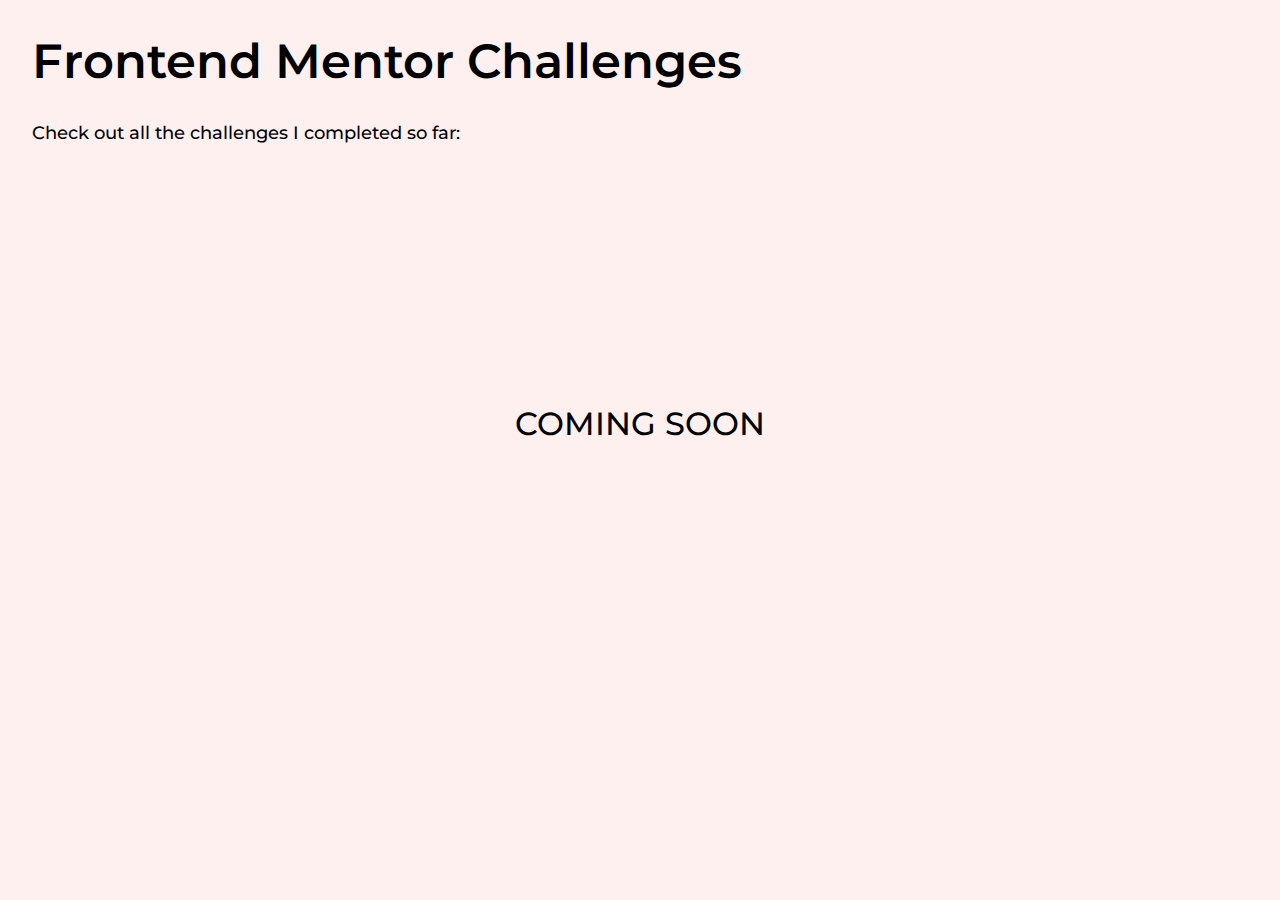
<file: index.html>
<!DOCTYPE html>
<html lang="en">
  <head>
    <meta charset="UTF-8" />
    <meta http-equiv="X-UA-Compatible" content="IE=edge" />
    <meta name="viewport" content="width=device-width, initial-scale=1.0" />
    <title>Purnima Kumar | Frontend Mentor Challenges</title>

    <!-- CSS -->
    <link rel="stylesheet" href="style.css" />

    <!-- Fonts -->
    <link rel="preconnect" href="https://fonts.googleapis.com" />
    <link rel="preconnect" href="https://fonts.gstatic.com" crossorigin />
    <link
      href="https://fonts.googleapis.com/css2?family=Montserrat:wght@400;500;600&display=swap"
      rel="stylesheet"
    />
  </head>
  <body>
    <main>
      <section class="introduction">
        <h1 class="heading">Frontend Mentor Challenges</h1>
        <p class="text">Check out all the challenges I completed so far:</p>
      </section>
      <section class="projects">
        <p class="coming-soon-text">Coming Soon</p>
      </section>
    </main>
  </body>
</html>
</file>
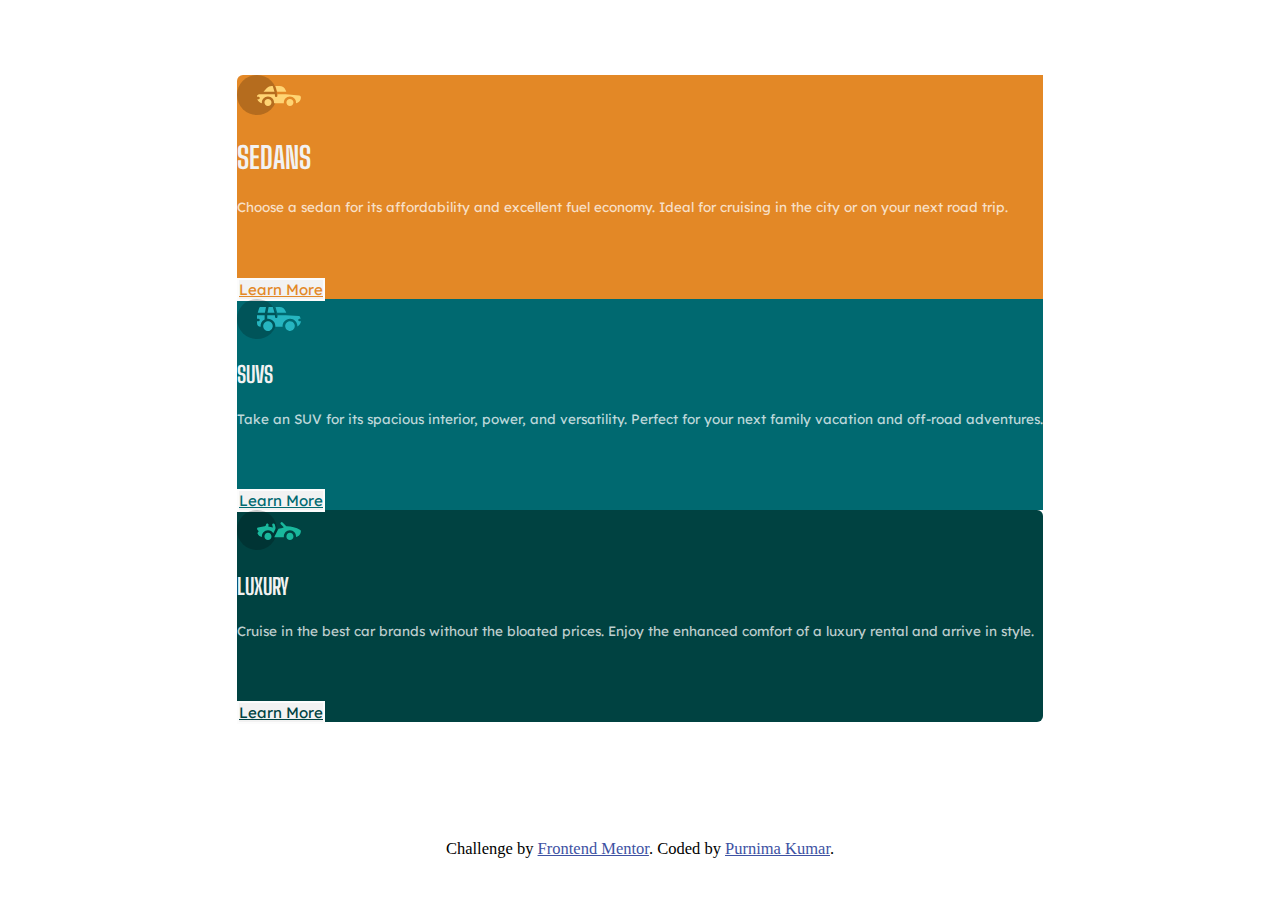
<file: 3-column-preview-card-component/index.html>
<!DOCTYPE html>
<html lang="en">
  <head>
    <meta charset="UTF-8" />
    <meta name="viewport" content="width=device-width, initial-scale=1.0" />

    <link
      rel="icon"
      type="image/png"
      sizes="32x32"
      href="./images/favicon-32x32.png"
    />

    <!-- Bootstrap (CSS only) -->
    <link
      href="https://cdn.jsdelivr.net/npm/bootstrap@5.2.0-beta1/dist/css/bootstrap.min.css"
      rel="stylesheet"
      integrity="sha384-0evHe/X+R7YkIZDRvuzKMRqM+OrBnVFBL6DOitfPri4tjfHxaWutUpFmBp4vmVor"
      crossorigin="anonymous"
    />

    <!-- Fonts -->
    <link rel="preconnect" href="https://fonts.googleapis.com" />
    <link rel="preconnect" href="https://fonts.gstatic.com" crossorigin />
    <link
      href="https://fonts.googleapis.com/css2?family=Big+Shoulders+Display:wght@700&family=Lexend+Deca&display=swap"
      rel="stylesheet"
    />

    <!-- Styles -->
    <link href="style.css" rel="stylesheet" />

    <title>Frontend Mentor | 3-column preview card component</title>
  </head>
  <body>
    <main class="px-3">
      <section class="card-container">
        <div class="row">
          <div class="col-md-4 sedan p-5">
            <img
              class="mb-5"
              src="images/icon-sedans.svg"
              alt="A yellow color Sedan car"
            />
            <h1 class="mb-4">Sedans</h1>
            <p>
              Choose a sedan for its affordability and excellent fuel economy.
              Ideal for cruising in the city or on your next road trip.
            </p>
            <a class="btn rounded-pill px-4 py-2" href="#">Learn More</a>
          </div>
          <div class="col-md-4 suv p-5">
            <img
              class="mb-5"
              src="images/icon-suvs.svg"
              alt="A cyan color SUV car"
            />
            <h2 class="fs-1 mb-4">SUVs</h2>
            <p>
              Take an SUV for its spacious interior, power, and versatility.
              Perfect for your next family vacation and off-road adventures.
            </p>
            <a class="btn rounded-pill px-4 py-2" href="#">Learn More</a>
          </div>
          <div class="col-md-4 luxury p-5">
            <img
              class="mb-5"
              src="images/icon-luxury.svg"
              alt="A cyan color Luxury car"
            />
            <h2 class="fs-1 mb-4">Luxury</h2>
            <p>
              Cruise in the best car brands without the bloated prices. Enjoy
              the enhanced comfort of a luxury rental and arrive in style.
            </p>
            <a class="btn rounded-pill px-4 py-2" href="#">Learn More</a>
          </div>
        </div>
      </section>
    </main>
    <footer>
      <div class="attribution">
        Challenge by
        <a href="https://www.frontendmentor.io?ref=challenge" target="_blank"
          >Frontend Mentor</a
        >. Coded by
        <a href="https://github.com/purnimakumarr">Purnima Kumar</a>.
      </div>
    </footer>
  </body>
</html>
</file>
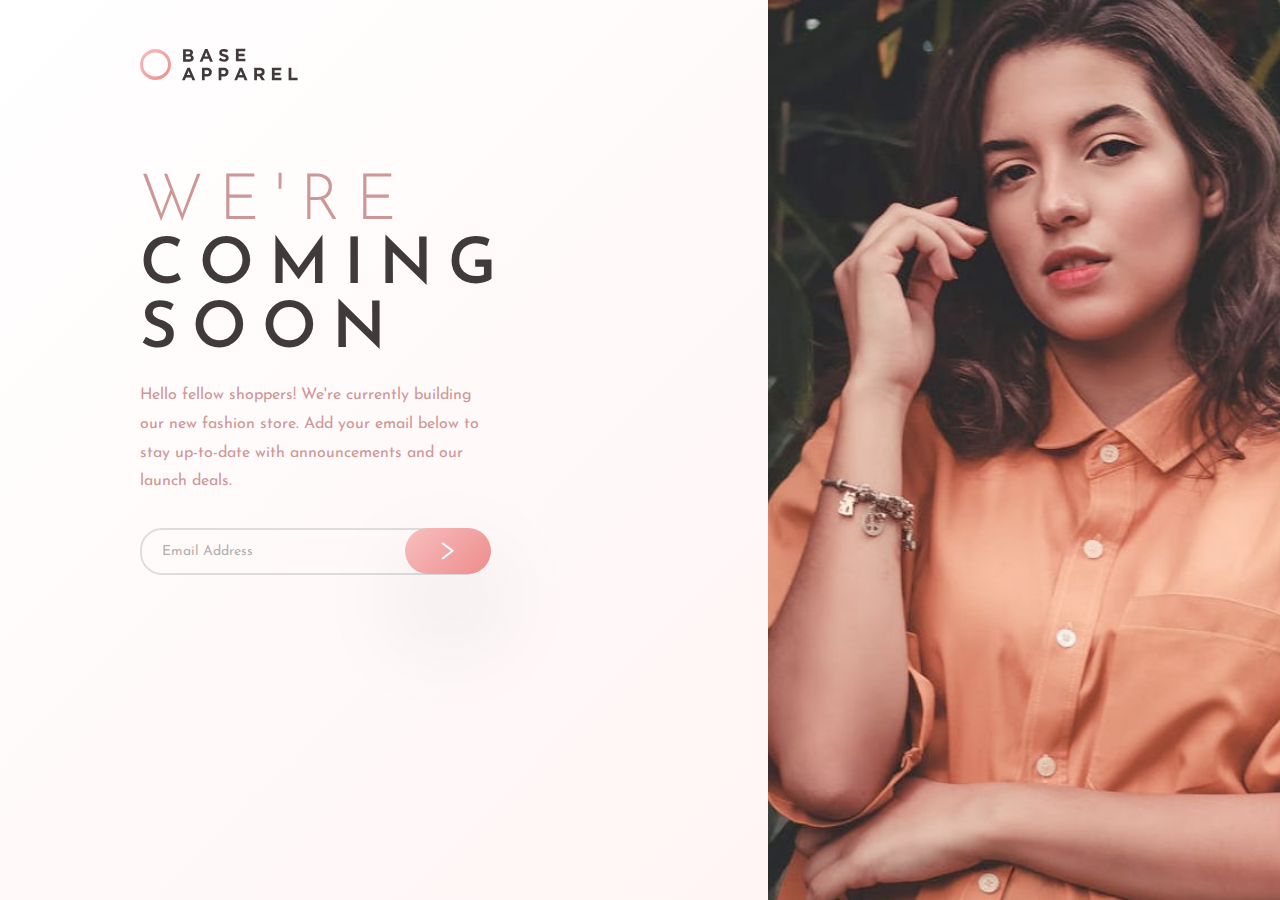
<file: base-apparel-coming-soon-page/index.html>
<!DOCTYPE html>
<html lang="en">
  <head>
    <meta charset="UTF-8" />
    <meta name="viewport" content="width=device-width, initial-scale=1.0" />

    <link
      rel="icon"
      type="image/png"
      sizes="32x32"
      href="./images/favicon-32x32.png"
    />

    <!-- Styles -->
    <link rel="stylesheet" href="style.css" />

    <!-- Fonts -->
    <link rel="preconnect" href="https://fonts.googleapis.com" />
    <link rel="preconnect" href="https://fonts.gstatic.com" crossorigin />
    <link
      href="https://fonts.googleapis.com/css2?family=Josefin+Sans:wght@300;400;600&display=swap"
      rel="stylesheet"
    />

    <!-- JS -->
    <script defer src="script.js"></script>

    <title>Frontend Mentor | Base Apparel coming soon page</title>
  </head>
  <body>
    <main>
      <section class="hero">
        <div class="text-wrapper">
          <div class="logo-wrapper">
            <img
              class="company-logo"
              src="images/logo.svg"
              alt="Base Apparel official logo"
            />
          </div>
          <h1 class="heading">
            We're <span class="text-highlight">coming</span
            ><span class="text-highlight">soon</span>
          </h1>
          <p class="text">
            Hello fellow shoppers! We're currently building our new fashion
            store. Add your email below to stay up-to-date with announcements
            and our launch deals.
          </p>
          <form class="email-form" novalidate>
            <input id="email-field" type="email" placeholder="Email Address" />
            <img class="icon-error" src="images/icon-error.svg" alt="" />
            <button class="submit-btn" aria-label="Submit">
              <img class="icon-arrow" src="images/icon-arrow.svg" alt="" />
            </button>
            <p class="invalid-msg">Please provide a valid email.</p>
          </form>
        </div>
        <div
          class="hero-img"
          role="img"
          aria-label="A woman wearing an ornage button-up shirt posing with some plants in the background"
        ></div>
      </section>
    </main>
  </body>
</html>
</file>
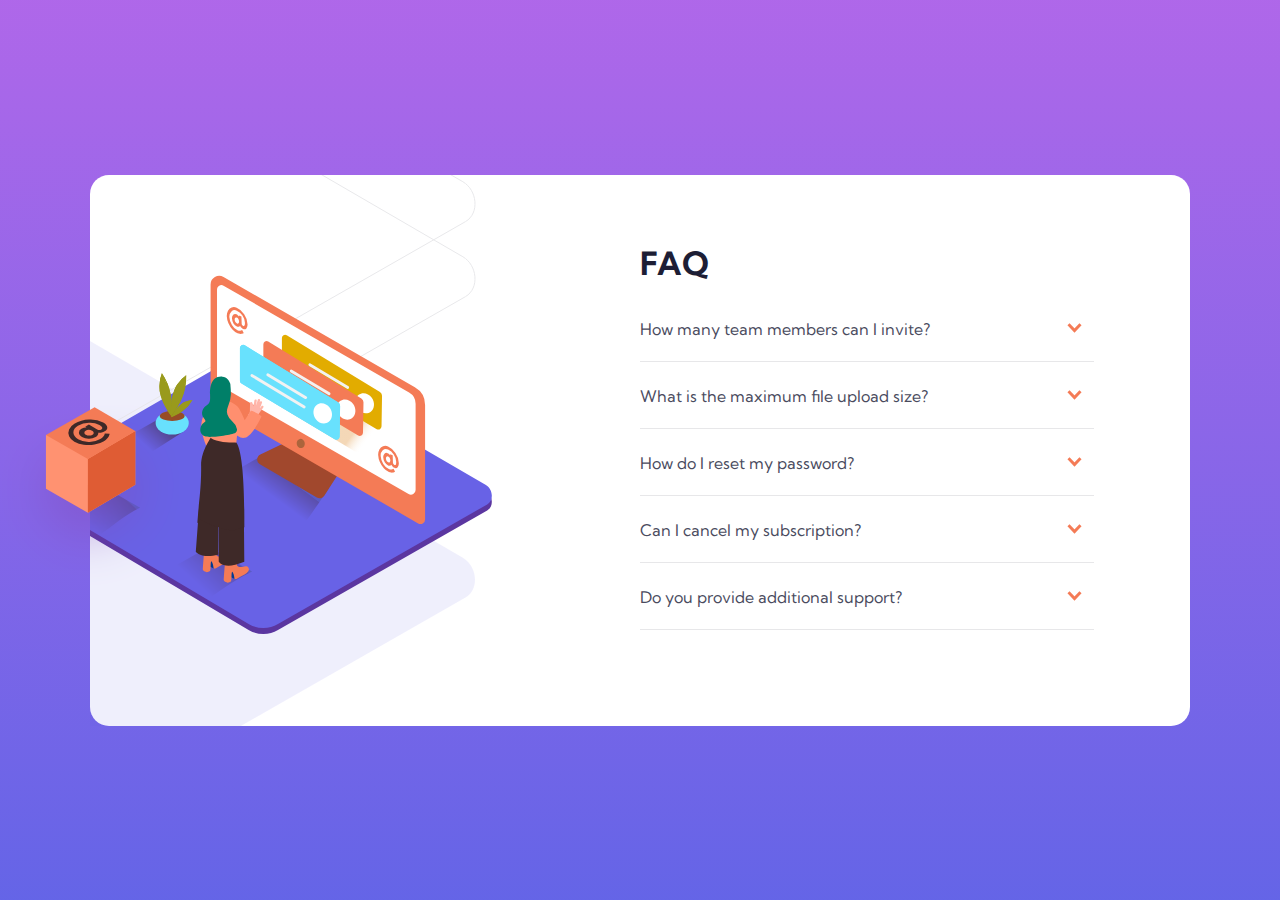
<file: faq-accordion-card/index.html>
<!DOCTYPE html>
<html lang="en">
  <head>
    <meta charset="UTF-8" />
    <meta name="viewport" content="width=device-width, initial-scale=1.0" />

    <link
      rel="icon"
      type="image/png"
      sizes="32x32"
      href="./images/favicon-32x32.png"
    />

    <title>Frontend Mentor | FAQ Accordion Card</title>

    <!-- CSS -->
    <link rel="stylesheet" href="style.css" />

    <!-- JS -->
    <script defer src="script.js"></script>

    <!-- Fonts -->
    <link rel="preconnect" href="https://fonts.googleapis.com" />
    <link rel="preconnect" href="https://fonts.gstatic.com" crossorigin />
    <link
      href="https://fonts.googleapis.com/css2?family=Kumbh+Sans:wght@400;700&display=swap"
      rel="stylesheet"
    />
  </head>
  <body>
    <main>
      <div class="container grid grid--2-cols">
        <div class="illustration-box"></div>
        <div class="img-box">
          <div class="bg-pattern"></div>
          <div class="illustration-woman"></div>
        </div>
        <div class="faq-text-box">
          <h1 class="title">Faq</h1>
          <ul class="faq-list">
            <!-- Question 1 -->
            <li class="faq-list-item">
              <button class="question-btn">
                <span class="question"
                  >How many team members can I invite?</span
                >
                <img
                  class="icon-arrow-down"
                  src="images/icon-arrow-down.svg"
                  alt=""
                />
              </button>
              <p class="answer">
                You can invite up to 2 additional users on the Free plan. There
                is no limit on team members for the Premium plan.
              </p>
            </li>
            <!-- Question 2 -->
            <li class="faq-list-item">
              <button class="question-btn">
                <span class="question"
                  >What is the maximum file upload size?</span
                >
                <img
                  class="icon-arrow-down"
                  src="images/icon-arrow-down.svg"
                  alt=""
                />
              </button>
              <p class="answer">
                No more than 2GB. All files in your account must fit your
                allotted storage space.
              </p>
            </li>
            <!-- Question 3 -->
            <li class="faq-list-item">
              <button class="question-btn">
                <span class="question">How do I reset my password?</span>
                <img
                  class="icon-arrow-down"
                  src="images/icon-arrow-down.svg"
                  alt=""
                />
              </button>
              <p class="answer">
                Click “Forgot password” from the login page or “Change password”
                from your profile page. A reset link will be emailed to you.
              </p>
            </li>
            <!-- Question 4 -->
            <li class="faq-list-item">
              <button class="question-btn">
                <span class="question">Can I cancel my subscription?</span>
                <img
                  class="icon-arrow-down"
                  src="images/icon-arrow-down.svg"
                  alt=""
                />
              </button>
              <p class="answer">
                Yes! Send us a message and we'll process your request no
                questions asked.
              </p>
            </li>
            <!-- Question 5 -->
            <li class="faq-list-item">
              <button class="question-btn">
                <span class="question">Do you provide additional support?</span>
                <img
                  class="icon-arrow-down"
                  src="images/icon-arrow-down.svg"
                  alt=""
                />
              </button>
              <p class="answer">
                Chat and email support is available 24/7. Phone lines are open
                during normal business hours.
              </p>
            </li>
          </ul>
        </div>
      </div>
    </main>
  </body>
</html>
</file>
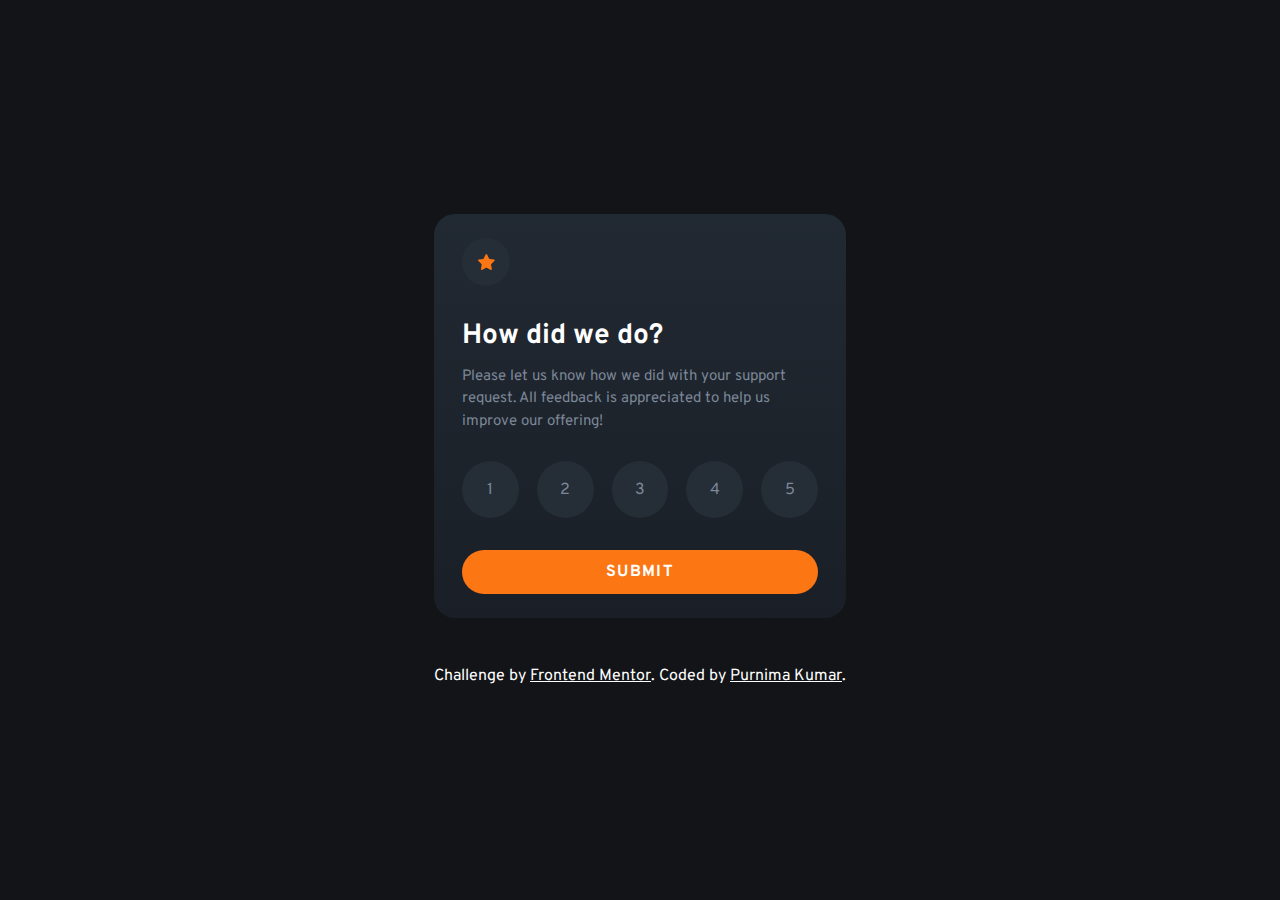
<file: interactive-rating-component/index.html>
<!DOCTYPE html>
<html lang="en">
  <head>
    <meta charset="UTF-8" />
    <meta name="viewport" content="width=device-width, initial-scale=1.0" />
    <!-- displays site properly based on user's device -->

    <link
      rel="icon"
      type="image/png"
      sizes="32x32"
      href="./images/favicon-32x32.png"
    />

    <!-- Styles -->
    <link href="style.css" rel="stylesheet" />

    <!-- Scripts -->
    <script src="script.js" defer></script>

    <!-- Fonts -->
    <link rel="preconnect" href="https://fonts.googleapis.com" />
    <link rel="preconnect" href="https://fonts.gstatic.com" crossorigin />
    <link
      href="https://fonts.googleapis.com/css2?family=Overpass:wght@400;700&display=swap"
      rel="stylesheet"
    />

    <title>Frontend Mentor | Interactive rating component</title>
  </head>
  <body>
    <main class="main">
      <div class="card">
        <div class="card-rating-state active" id="rating-state">
          <div class="star">
            <svg
              class="icon-star"
              width="17"
              height="16"
              xmlns="http://www.w3.org/2000/svg"
            >
              <path
                d="m9.067.43 1.99 4.031c.112.228.33.386.58.422l4.45.647a.772.772 0 0 1 .427 1.316l-3.22 3.138a.773.773 0 0 0-.222.683l.76 4.431a.772.772 0 0 1-1.12.813l-3.98-2.092a.773.773 0 0 0-.718 0l-3.98 2.092a.772.772 0 0 1-1.119-.813l.76-4.431a.77.77 0 0 0-.222-.683L.233 6.846A.772.772 0 0 1 .661 5.53l4.449-.647a.772.772 0 0 0 .58-.422L7.68.43a.774.774 0 0 1 1.387 0Z"
                fill="#FC7614"
              />
            </svg>
          </div>
          <div class="component-main">
            <h1 class="heading">How did we do?</h1>
            <p class="text">
              Please let us know how we did with your support request. All
              feedback is appreciated to help us improve our offering!
            </p>
          </div>
          <div class="ratings">
            <p class="rating">1</p>
            <p class="rating">2</p>
            <p class="rating">3</p>
            <p class="rating">4</p>
            <p class="rating">5</p>
          </div>

          <a href="#thanks-state" class="submit-btn">Submit</a>
        </div>

        <div class="card-thanks-state" id="thanks-state">
          <div class="illustration">
            <svg
              class="illustration-thanks"
              width="162"
              height="108"
              xmlns="http://www.w3.org/2000/svg"
            >
              <g fill="none">
                <path
                  d="M30 93.744h-.044a23.456 23.456 0 0 1-1.61-.189.543.543 0 0 1 .155-1.076c.52.076 1.04.135 1.563.178a.538.538 0 0 1-.043 1.076l-.022.01Zm5.37-.205a.538.538 0 0 1-.08-1.076 19.51 19.51 0 0 0 1.54-.306.536.536 0 0 1 .645.403.538.538 0 0 1-.397.646c-.537.129-1.074.236-1.611.323l-.097.01Zm-12.137-1.312a.536.536 0 0 1-.183-.033 24.346 24.346 0 0 1-1.525-.608.539.539 0 0 1 .424-.99c.483.21.983.404 1.472.587a.538.538 0 0 1-.188 1.044Zm18.759-.829a.538.538 0 0 1-.242-1.022c.467-.226.934-.479 1.39-.742a.536.536 0 1 1 .538.93c-.478.275-.967.538-1.45.78a.536.536 0 0 1-.258.054h.022Zm-24.994-2.292a.536.536 0 0 1-.29-.08c-.457-.29-.913-.597-1.36-.91a.536.536 0 1 1 .612-.882c.436.307.876.597 1.322.883a.538.538 0 0 1-.284.99Zm30.772-1.544a.537.537 0 0 1-.408-.193.539.539 0 0 1 .06-.759l.117-.124c.355-.306.715-.624 1.074-.957a.537.537 0 1 1 .73.79c-.375.345-.74.673-1.106.985l-.123.102a.537.537 0 0 1-.344.156Zm-36.326-2.69a.537.537 0 0 1-.36-.14c-.402-.37-.8-.747-1.18-1.124a.539.539 0 0 1 .751-.769c.376.371.763.737 1.155 1.076a.538.538 0 0 1 .032.764.537.537 0 0 1-.398.194Zm41.305-2.21a.537.537 0 0 1-.398-.899c.355-.393.715-.79 1.074-1.2a.537.537 0 1 1 .806.71c-.365.415-.725.818-1.074 1.21a.537.537 0 0 1-.408.152v.026ZM6.724 79.723a.537.537 0 0 1-.424-.204 41.79 41.79 0 0 1-.989-1.308.539.539 0 0 1 .124-.753.536.536 0 0 1 .746.124c.312.425.629.85.962 1.27a.539.539 0 0 1-.42.871Zm50.579-2.383a.539.539 0 0 1-.419-.877c.338-.414.677-.828 1.015-1.253a.537.537 0 1 1 .838.672l-1.02 1.259a.537.537 0 0 1-.414.199ZM2.9 73.887a.537.537 0 0 1-.473-.312c-.257-.5-.499-1-.714-1.485a.539.539 0 0 1 .685-.72c.133.052.24.154.298.285.21.462.44.946.687 1.425a.539.539 0 0 1-.483.786v.021Zm58.753-2.028a.537.537 0 0 1-.424-.866l.988-1.275a.537.537 0 1 1 .848.656l-.988 1.275a.537.537 0 0 1-.424.188v.022ZM.682 67.286a.537.537 0 0 1-.537-.462A17.06 17.06 0 0 1 0 65.16a.538.538 0 1 1 1.074 0c.018.519.063 1.036.134 1.55a.539.539 0 0 1-.462.607l-.064-.032Zm65.24-.973a.537.537 0 0 1-.43-.867l.984-1.28a.536.536 0 0 1 .853.65l-.993 1.265a.537.537 0 0 1-.414.21v.022Zm88.49-2.96a.724.724 0 0 1-.15 0 .537.537 0 0 1-.366-.666c.134-.474.28-.99.424-1.544a.538.538 0 0 1 .655-.388.537.537 0 0 1 .382.662c-.145.538-.29 1.076-.43 1.565a.537.537 0 0 1-.515.372Zm-84.247-2.592a.536.536 0 0 1-.424-.867l.983-1.28a.54.54 0 1 1 .854.662l-.989 1.275a.537.537 0 0 1-.413.183l-.01.027Zm-68.924-.382a.536.536 0 0 1-.156 0 .538.538 0 0 1-.355-.673 21.47 21.47 0 0 1 .537-1.565.537.537 0 1 1 .994.403c-.193.49-.37.985-.537 1.474a.537.537 0 0 1-.473.334l-.01.027Zm154.782-3.863a.311.311 0 0 1-.102 0 .538.538 0 0 1-.43-.624c.097-.538.188-1.044.28-1.582a.545.545 0 1 1 1.073.178c-.09.538-.182 1.076-.279 1.614a.537.537 0 0 1-.542.414ZM74.46 55.209a.537.537 0 0 1-.424-.872l1.004-1.27a.537.537 0 1 1 .838.673l-.999 1.264a.537.537 0 0 1-.408.205h-.01ZM4.436 54.165a.539.539 0 0 1-.43-.855c.323-.436.666-.872 1.02-1.297a.537.537 0 1 1 .822.694 22.92 22.92 0 0 0-.977 1.237.537.537 0 0 1-.435.221Zm74.408-4.417a.539.539 0 0 1-.414-.877l1.026-1.248a.537.537 0 1 1 .843.667l-1.02 1.243a.537.537 0 0 1-.435.215Zm78.124-.161h-.043a.538.538 0 0 1-.494-.576c.043-.538.075-1.076.107-1.614a.538.538 0 0 1 .564-.538c.295.018.52.27.505.565a54.253 54.253 0 0 1-.107 1.614.538.538 0 0 1-.532.549ZM9.28 49.13a.537.537 0 0 1-.338-.958c.8-.646 1.316-.99 1.337-1.006a.536.536 0 0 1 .59.898s-.499.334-1.25.942a.536.536 0 0 1-.35.124h.011Zm74.075-4.74a.537.537 0 0 1-.403-.888c.35-.408.704-.817 1.074-1.22a.537.537 0 1 1 .806.71c-.355.403-.71.806-1.074 1.215a.537.537 0 0 1-.414.183h.01Zm73.742-1.797a.537.537 0 0 1-.537-.505 54.325 54.325 0 0 0-.118-1.614.54.54 0 1 1 1.074-.097c.048.538.091 1.076.118 1.614 0 .285-.221.52-.505.538l-.032.064Zm-69.064-3.416a.537.537 0 0 1-.392-.904c.365-.398.735-.79 1.106-1.178a.536.536 0 0 1 .779.737l-1.074 1.173a.537.537 0 0 1-.44.172h.02Zm68.092-3.502a.537.537 0 0 1-.537-.409 22.668 22.668 0 0 0-.408-1.533.539.539 0 0 1 1.03-.307c.151.538.296 1.05.425 1.587a.539.539 0 0 1-.398.651l-.112.01Zm-63.221-1.512a.537.537 0 0 1-.376-.92l1.165-1.13a.537.537 0 1 1 .763.76c-.387.365-.768.741-1.155 1.118a.537.537 0 0 1-.419.172h.022Zm5.14-4.745a.537.537 0 0 1-.355-.941l1.235-1.076a.539.539 0 1 1 .693.828c-.408.34-.817.689-1.225 1.039a.537.537 0 0 1-.37.15h.021Zm55.197-.575c-.247-.468-.505-.931-.779-1.378a.537.537 0 1 1 .918-.554c.285.463.537.947.811 1.431a.539.539 0 0 1-.478.791.537.537 0 0 1-.472-.29ZM103.5 25.055a.539.539 0 0 1-.322-.974c.44-.322.88-.634 1.32-.946a.537.537 0 0 1 .845.394.54.54 0 0 1-.227.488l-1.3.93a.536.536 0 0 1-.338.108h.022Zm46.132-1.56a.537.537 0 0 1-.381-.161c-.359-.359-.74-.717-1.144-1.076a.536.536 0 1 1 .709-.807c.408.36.81.742 1.197 1.135a.539.539 0 0 1 0 .759.537.537 0 0 1-.403.15h.022Zm-40.279-2.28a.537.537 0 0 1-.274-1.001c.473-.275.946-.538 1.418-.797a.54.54 0 0 1 .81.474.542.542 0 0 1-.273.468c-.467.253-.929.538-1.39.785a.536.536 0 0 1-.344.07h.053Zm34.737-1.894a.504.504 0 0 1-.258-.07c-.451-.248-.924-.49-1.407-.716a.539.539 0 0 1 .462-.974c.499.237.988.49 1.46.748a.538.538 0 0 1-.257 1.012Zm-28.49-1.195a.537.537 0 0 1-.2-1.038c.505-.204 1.01-.398 1.52-.581a.537.537 0 0 1 .366 1.011c-.495.178-.989.366-1.483.57a.536.536 0 0 1-.247.038h.043Zm22.045-1.452a.777.777 0 0 1-.156 0c-.505-.15-1.02-.29-1.53-.41a.553.553 0 0 1 .252-1.075c.537.129 1.074.269 1.611.425a.542.542 0 0 1-.15 1.076l-.027-.016Zm-15.456-.597a.537.537 0 0 1-.118-1.066c.537-.107 1.074-.21 1.61-.29a.543.543 0 0 1 .59.735.544.544 0 0 1-.423.34c-.537.082-1.036.178-1.557.286a.365.365 0 0 1-.102-.005Zm8.555-.603h-.038a32.41 32.41 0 0 0-1.579-.06.538.538 0 0 1 0-1.075c.537 0 1.074.027 1.638.06a.538.538 0 0 1-.032 1.075h.01Z"
                  fill="#E6E6E6"
                />
                <path
                  fill="#39475F"
                  d="M119.847 100.221H58.146L70.332.793h55.025l5.747 7.601z"
                />
                <path
                  fill="#61728D"
                  d="M113.172 100.221H51.465L63.651.793h61.706z"
                />
                <path
                  fill="#181F27"
                  d="M110.132 81.354H58.576l8.791-71.695h51.557z"
                />
                <path
                  fill="#1E252E"
                  d="m92.743 50.055 14.897.177-.29 2.308-14.607-.252z"
                />
                <path
                  fill="#39475F"
                  d="m51.465 100.221 7.422 6.864 60.037.915.923-7.779z"
                />
                <path
                  d="M99.096 29.058s2.572.183 3.888 5.03c1.316 4.847.865 18.377.865 18.377l-11.096-.177s-5.537-20.137 6.343-23.23Z"
                  fill="#2D394B"
                />
                <path
                  fill="#FC7614"
                  d="M5.42 32.843 45.778 0l21.18 26.119L26.603 58.96z"
                />
                <path
                  fill="#FFF"
                  d="M27.49 21.931 45.56 7.226l3.497 4.313-18.07 14.706z"
                />
                <path
                  d="m25.272 45.175 5.338-4.345a2.772 2.772 0 0 1 3.902.404 2.781 2.781 0 0 1-.404 3.91l-5.338 4.344a2.772 2.772 0 0 1-3.903-.404 2.781 2.781 0 0 1 .405-3.91ZM37.33 35.365l16.89-13.743a2.772 2.772 0 0 1 3.902.404 2.781 2.781 0 0 1-.405 3.909L40.83 39.679a2.772 2.772 0 0 1-3.903-.404 2.781 2.781 0 0 1 .405-3.91Z"
                  fill="#FFF"
                  opacity=".46"
                />
                <ellipse
                  fill="#FFF"
                  opacity=".3"
                  cx="17.937"
                  cy="33.636"
                  rx="3.673"
                  ry="3.68"
                />
                <ellipse
                  fill="#FFF"
                  opacity=".3"
                  cx="21.664"
                  cy="30.284"
                  rx="3.673"
                  ry="3.68"
                />
                <path
                  d="M99.096 29.058s-5.838 2.103-3.803 18.581c1.493 12.073-3.55 28.056-11.004 28.25-7.454.193-21.202-.463-21.202-.463s7.159-18.56 5.676-34.145a14.786 14.786 0 0 1 .763-6.456c.87-2.373 2.487-4.842 5.494-5.245 6.004-.818 24.076-.522 24.076-.522Z"
                  fill="#BAD6FA"
                />
                <path
                  d="m58.957 76.63 26.342-.537s-4.017-3.992-4.27-14.154l-36.234.538a31.494 31.494 0 0 0 2.841 7.531 12.547 12.547 0 0 0 11.32 6.623Z"
                  fill="#546F8D"
                />
                <path
                  fill="#2D394B"
                  d="m78.21 14.834-.918 6.041h26.621l.806-6.041z"
                />
                <path
                  d="M85.54 86.19c-2.872-2.517-7.416-2.022-9.446 1.222a4.955 4.955 0 0 0-.8 2.647c0 3.98 2.744 6.59 8.227 5.492 4.184-.839 5.779-6.073 2.02-9.36Z"
                  fill="#FFF"
                  opacity=".48"
                />
                <ellipse
                  fill="#FC7614"
                  cx="147.188"
                  cy="81.542"
                  rx="14.812"
                  ry="14.837"
                />
                <path
                  d="M73.731 35.75a.537.537 0 0 1-.038-1.076c.113 0 11.343-.828 17.363-.29a.54.54 0 0 1-.096 1.076c-5.908-.538-17.079.274-17.186.285l-.043.005Zm-.891 7.279a.538.538 0 0 1-.038-1.076c.113 0 11.342-.828 17.363-.29a.54.54 0 0 1-.097 1.076c-5.907-.538-17.073.28-17.185.285l-.043.005Zm-.102 7.564a.538.538 0 0 1-.043-1.076c.112 0 11.347-.829 17.362-.29a.54.54 0 0 1-.096 1.075c-5.908-.538-17.073.28-17.186.286l-.037.005Zm-.715 7.564a.537.537 0 0 1-.037-1.076c.112 0 11.342-.829 17.362-.285a.54.54 0 0 1-.096 1.076c-5.908-.538-17.073.28-17.186.285h-.043Z"
                  fill="#FFF"
                />
              </g>
            </svg>
          </div>
          <p class="stars-selected">
            You selected
            <span class="rating-selected">5</span>
            out of 5
          </p>
          <h2 class="heading">Thank you!</h2>
          <p class="text">
            We appreciate you taking the time to give a rating. If you ever need
            more support, don't hesitate to get in touch!
          </p>
        </div>
      </div>

      <div class="attribution">
        Challenge by
        <a href="https://www.frontendmentor.io?ref=challenge" target="_blank"
          >Frontend Mentor</a
        >. Coded by
        <a href="https://github.com/purnimakumarr" target="_blank"
          >Purnima Kumar</a
        >.
      </div>
    </main>
  </body>
</html>
</file>
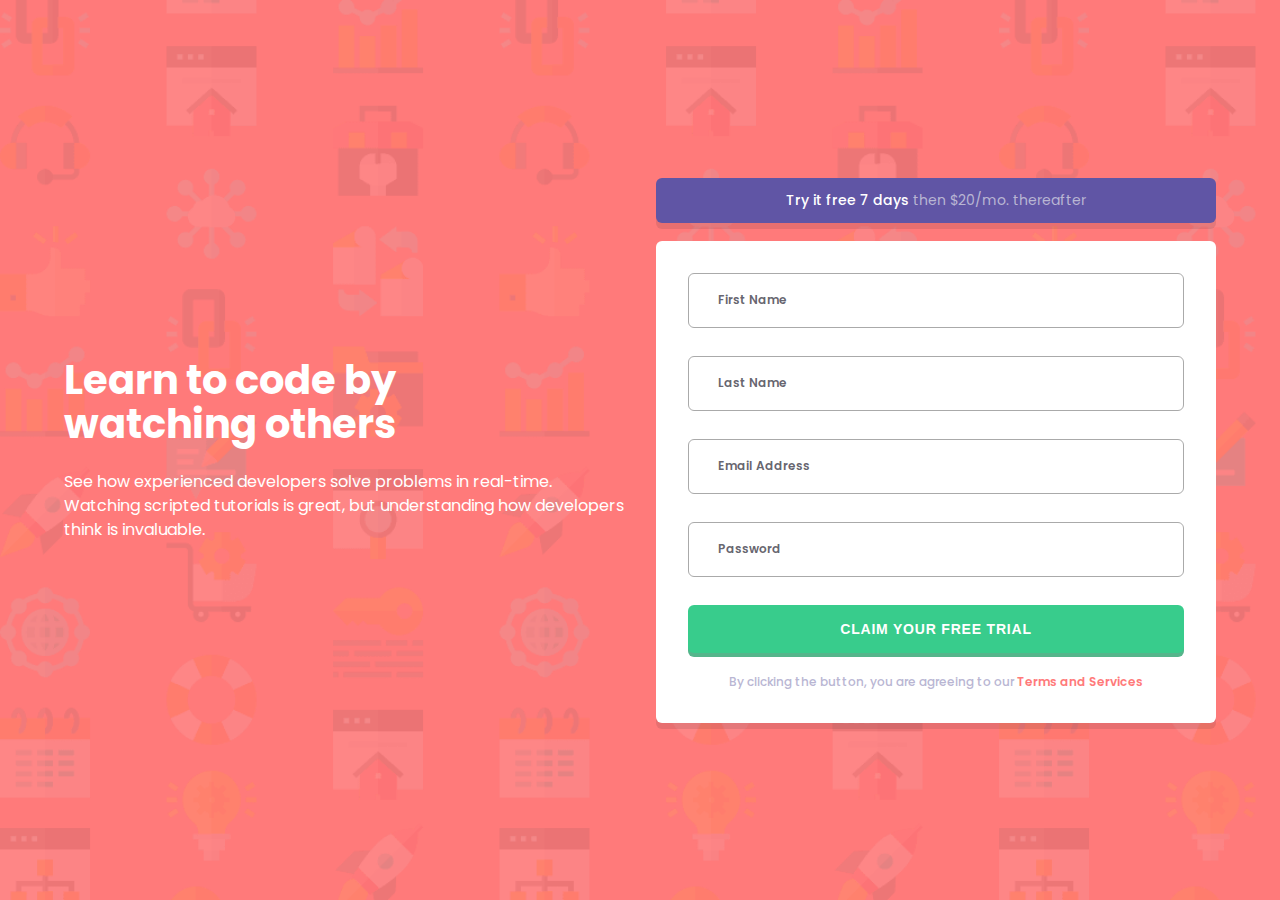
<file: intro-component-with-sign-up-form/index.html>
<!DOCTYPE html>
<html lang="en">
  <head>
    <meta charset="UTF-8" />
    <meta name="viewport" content="width=device-width, initial-scale=1.0" />

    <link
      rel="icon"
      type="image/png"
      sizes="32x32"
      href="./images/favicon-32x32.png"
    />

    <title>Frontend Mentor | Intro component with sign up form</title>

    <!-- CSS -->
    <link rel="stylesheet" href="style.css" />

    <!-- FONTS -->
    <link rel="preconnect" href="https://fonts.googleapis.com" />
    <link rel="preconnect" href="https://fonts.gstatic.com" crossorigin />
    <link
      href="https://fonts.googleapis.com/css2?family=Poppins:wght@400;500;600;700&display=swap"
      rel="stylesheet"
    />

    <!-- JS -->
    <script defer src="script.js"></script>
  </head>
  <body>
    <main>
      <div class="intro-text">
        <h1 class="heading">Learn to code by watching others</h1>
        <p class="text">
          See how experienced developers solve problems in real-time. Watching
          scripted tutorials is great, but understanding how developers think is
          invaluable.
        </p>
      </div>
      <div class="form-section">
        <span class="free-text"
          ><span class="text-highlight">Try it free 7 days</span> then $20/mo.
          thereafter</span
        >
        <form novalidate>
          <div class="field-wrapper">
            <input class="field field-first-name" id="first-name" type="text" />
            <label for="first-name">First Name</label>
            <img
              class="error-icon"
              id="error-icon-fn"
              src="images/icon-error.svg"
              alt=""
            />
            <p class="error-text" id="error-text-fn"></p>
          </div>
          <div class="field-wrapper">
            <input class="field field-last-name" id="last-name" type="text" />
            <label for="last-name">Last Name</label>
            <img
              class="error-icon"
              id="error-icon-ln"
              src="images/icon-error.svg"
              alt=""
            />
            <p class="error-text" id="error-text-ln"></p>
          </div>
          <div class="field-wrapper">
            <input class="field field-email" id="email" type="email" />
            <label for="email">Email Address</label>
            <img
              class="error-icon"
              id="error-icon-em"
              src="images/icon-error.svg"
              alt=""
            />
            <p class="error-text" id="error-text-em"></p>
          </div>
          <div class="field-wrapper">
            <input class="field field-password" id="password" type="password" />
            <label for="password">Password</label>
            <img
              class="error-icon"
              id="error-icon-pd"
              src="images/icon-error.svg"
              alt=""
            />
            <p class="error-text" id="error-text-pd"></p>
          </div>
          <input
            class="submit-btn"
            type="submit"
            value="claim your free trial"
          />
          <span class="terms-services-text"
            >By clicking the button, you are agreeing to our
            <span class="text-highlight">Terms and Services</span></span
          >
        </form>
      </div>
    </main>
  </body>
</html>
</file>
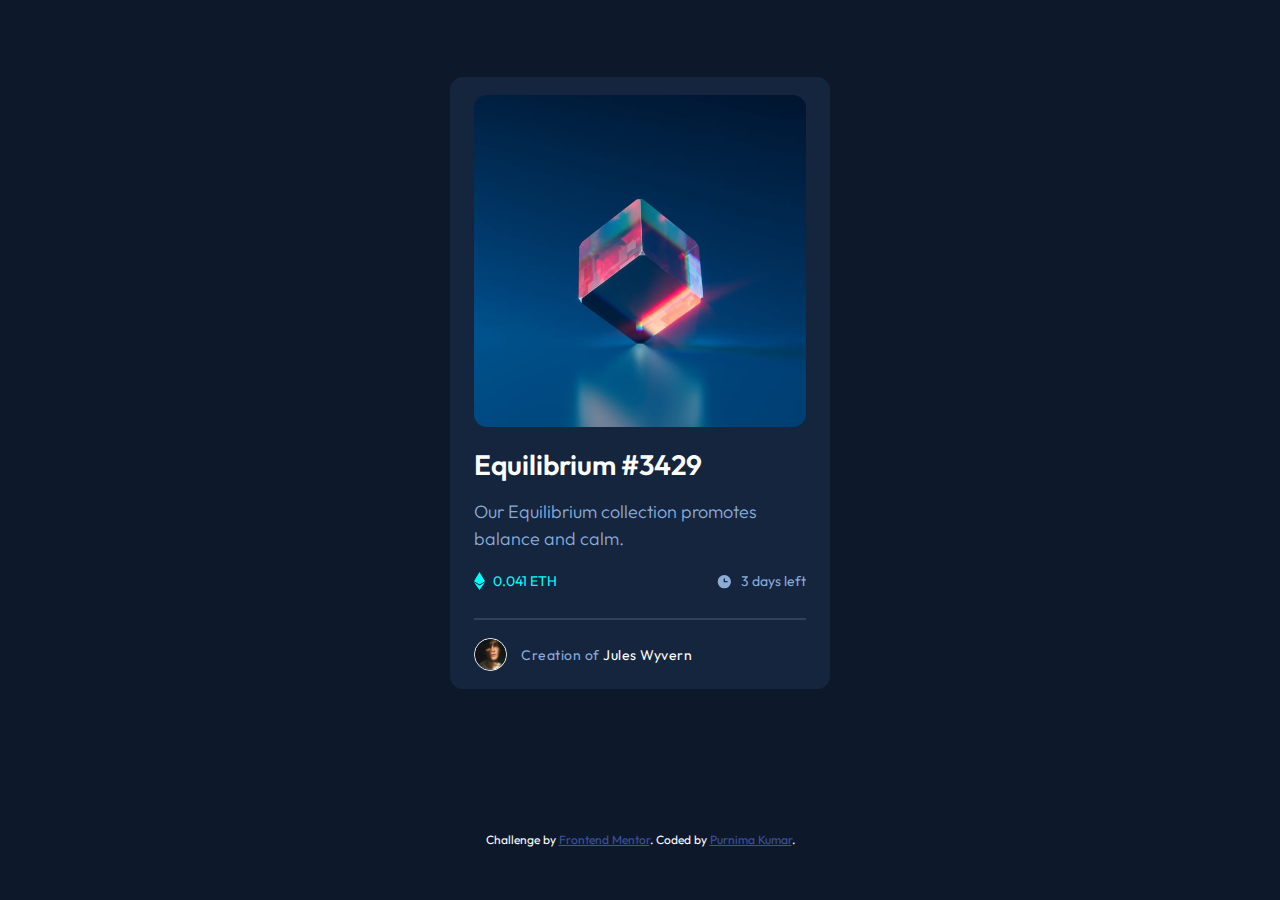
<file: nft-preview-card-component/index.html>
<!DOCTYPE html>
<html lang="en">
  <head>
    <meta charset="UTF-8" />
    <meta name="viewport" content="width=device-width, initial-scale=1.0" />

    <link
      rel="icon"
      type="image/png"
      sizes="32x32"
      href="./images/favicon-32x32.png"
    />

    <!-- Fonts -->
    <link rel="preconnect" href="https://fonts.googleapis.com" />
    <link rel="preconnect" href="https://fonts.gstatic.com" crossorigin />
    <link
      href="https://fonts.googleapis.com/css2?family=Outfit:wght@300;400;600&display=swap"
      rel="stylesheet"
    />

    <!-- Styles -->
    <link rel="stylesheet" href="style.css" />

    <title>Frontend Mentor | NFT preview card component</title>
  </head>
  <body>
    <main>
      <div class="nft-card">
        <div class="img-wrapper">
          <a href="#">
            <img
              class="img"
              src="images/image-equilibrium.jpg"
              alt="A cube shaped crystal in a blue background tilted at 45 degrees angle anticlockwise."
            />
          </a>
          <svg
            class="icon-view"
            width="48"
            height="48"
            xmlns="http://www.w3.org/2000/svg"
          >
            <g fill="none" fill-rule="evenodd">
              <path d="M0 0h48v48H0z" />
              <path
                d="M24 9C14 9 5.46 15.22 2 24c3.46 8.78 12 15 22 15 10.01 0 18.54-6.22 22-15-3.46-8.78-11.99-15-22-15Zm0 25c-5.52 0-10-4.48-10-10s4.48-10 10-10 10 4.48 10 10-4.48 10-10 10Zm0-16c-3.31 0-6 2.69-6 6s2.69 6 6 6 6-2.69 6-6-2.69-6-6-6Z"
                fill="#FFF"
                fill-rule="nonzero"
              />
            </g>
          </svg>
        </div>
        <h1 class="title">
          <a href="#">Equilibrium #3429</a>
        </h1>
        <p class="card-text">
          Our Equilibrium collection promotes balance and calm.
        </p>
        <div class="nft-details">
          <div class="wrapper">
            <svg width="11" height="18" xmlns="http://www.w3.org/2000/svg">
              <path
                d="M11 10.216 5.5 18 0 10.216l5.5 3.263 5.5-3.262ZM5.5 0l5.496 9.169L5.5 12.43 0 9.17 5.5 0Z"
                fill="#00FFF8"
              />
            </svg>

            <p class="rate">0.041 ETH</p>
          </div>
          <div class="wrapper">
            <svg width="17" height="17" xmlns="http://www.w3.org/2000/svg">
              <path
                d="M8.305 2.007a6.667 6.667 0 1 0 0 13.334 6.667 6.667 0 0 0 0-13.334Zm2.667 7.334H8.305a.667.667 0 0 1-.667-.667V6.007a.667.667 0 0 1 1.334 0v2h2a.667.667 0 0 1 0 1.334Z"
                fill="#8BACD9"
              />
            </svg>
            <p class="time-left">3 days left</p>
          </div>
        </div>
        <div class="creater">
          <img
            src="images/image-avatar.png"
            alt="A close shot of Jules Wyvern"
          />
          <p>Creation of <a href="#" class="creater-link">Jules Wyvern</a></p>
        </div>
      </div>
    </main>

    <footer>
      <div class="attribution">
        Challenge by
        <a href="https://www.frontendmentor.io?ref=challenge" target="_blank"
          >Frontend Mentor</a
        >. Coded by <a href="#">Purnima Kumar</a>.
      </div>
    </footer>
  </body>
</html>
</file>
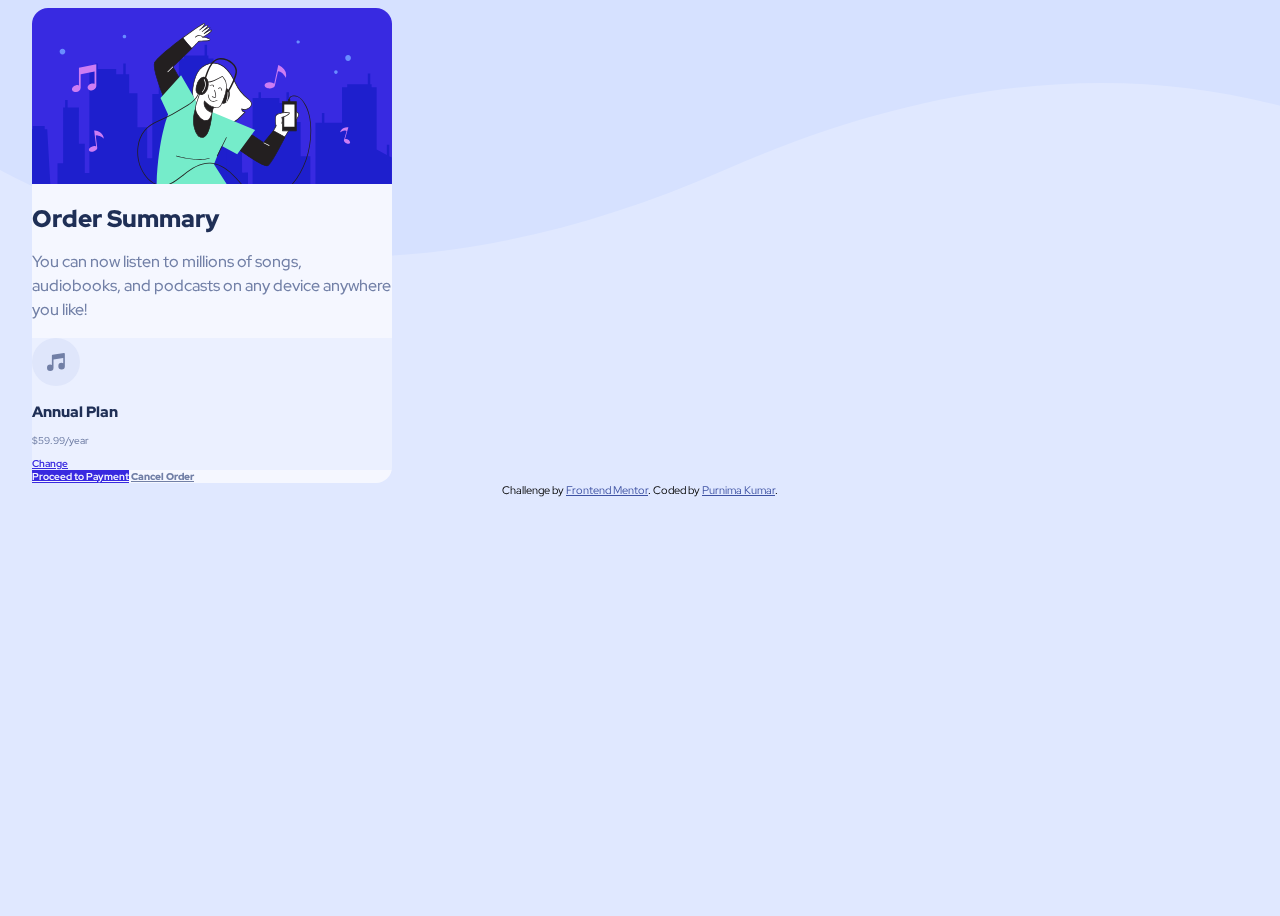
<file: order-summary-component/index.html>
<!DOCTYPE html>
<html lang="en">
  <head>
    <meta charset="UTF-8" />
    <meta name="viewport" content="width=device-width, initial-scale=1.0" />

    <link
      rel="icon"
      type="image/png"
      sizes="32x32"
      href="./images/favicon-32x32.png"
    />

    <title>Frontend Mentor | Order summary card</title>

    <!-- Bootstrap (CSS only) -->
    <link
      href="https://cdn.jsdelivr.net/npm/bootstrap@5.2.0-beta1/dist/css/bootstrap.min.css"
      rel="stylesheet"
      integrity="sha384-0evHe/X+R7YkIZDRvuzKMRqM+OrBnVFBL6DOitfPri4tjfHxaWutUpFmBp4vmVor"
      crossorigin="anonymous"
    />

    <!-- Styles -->
    <link rel="stylesheet" href="style.css" />

    <!-- Fonts -->
    <link rel="preconnect" href="https://fonts.googleapis.com" />
    <link rel="preconnect" href="https://fonts.gstatic.com" crossorigin />
    <link
      href="https://fonts.googleapis.com/css2?family=Red+Hat+Display:wght@500;700;900&display=swap"
      rel="stylesheet"
    />
  </head>
  <body class="d-flex flex-column justify-content-center align-items-center">
    <main class="mb-5">
      <div class="bg-img" role="img" aria-label="Decorative image"></div>
      <div class="order-card shadow-lg">
        <img
          class="hero-img"
          src="images/illustration-hero.svg"
          alt="An illustration of a woman listening to music with headphones with a blue background"
        />
        <div class="card-text-box p-5">
          <div class="text text-center mb-5">
            <h1 class="mb-4">Order Summary</h1>
            <p>
              You can now listen to millions of songs, audiobooks, and podcasts
              on any device anywhere you like!
            </p>
          </div>
          <div
            class="plan-details d-flex align-items-center gap-4 p-4 rounded-4 mb-5"
          >
            <svg xmlns="http://www.w3.org/2000/svg" width="48" height="48">
              <g fill="none" fill-rule="evenodd">
                <circle cx="24" cy="24" r="24" fill="#DFE6FB" />
                <path
                  fill="#717FA6"
                  fill-rule="nonzero"
                  d="M32.574 15.198a.81.81 0 00-.646-.19L20.581 16.63a.81.81 0 00-.696.803V26.934a3.232 3.232 0 00-1.632-.44A3.257 3.257 0 0015 29.747 3.257 3.257 0 0018.253 33a3.257 3.257 0 003.253-3.253v-8.37l9.726-1.39v5.327a3.232 3.232 0 00-1.631-.441 3.257 3.257 0 00-3.254 3.253 3.257 3.257 0 003.254 3.253 3.257 3.257 0 003.253-3.253V15.81a.81.81 0 00-.28-.613z"
                />
              </g>
            </svg>
            <div class="details-text-box">
              <h2 class="mb-1 fs-4">Annual Plan</h2>
              <p class="fs-4">$59.99/year</p>
            </div>
            <a class="change-link ms-auto fs-5" href="#">Change</a>
          </div>

          <a
            class="proceed-btn d-block mb-4 btn btn-primary fs-5 rounded-4 p-3 shadow-lg"
            href="#"
          >
            Proceed to Payment</a
          >
          <a class="cancel-btn btn d-block fs-5" href="#">Cancel Order</a>
        </div>
      </div>
    </main>

    <footer>
      <div class="attribution">
        Challenge by
        <a href="https://www.frontendmentor.io?ref=challenge" target="_blank"
          >Frontend Mentor</a
        >. Coded by
        <a href="https://github.com/purnimakumarr">Purnima Kumar</a>.
      </div>
    </footer>
  </body>
</html>
</file>
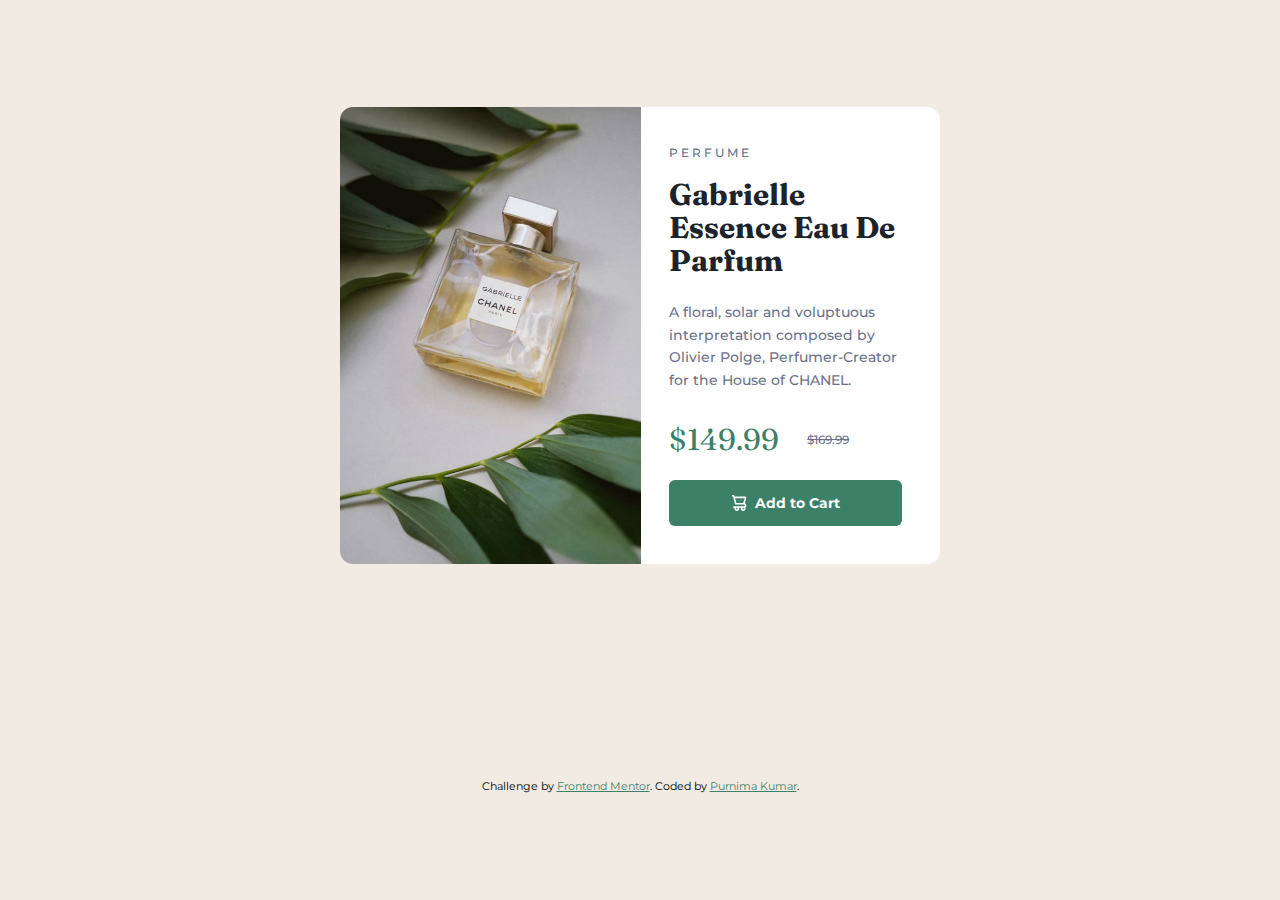
<file: product-preview-card-component/index.html>
<!DOCTYPE html>
<html lang="en">
  <head>
    <meta charset="UTF-8" />
    <meta name="viewport" content="width=device-width, initial-scale=1.0" />

    <link
      rel="icon"
      type="image/png"
      sizes="32x32"
      href="./images/favicon-32x32.png"
    />

    <title>Frontend Mentor | Product preview card component</title>

    <!-- Fonts -->

    <link rel="preconnect" href="https://fonts.googleapis.com" />
    <link rel="preconnect" href="https://fonts.gstatic.com" crossorigin />
    <link
      href="https://fonts.googleapis.com/css2?family=Fraunces:opsz,wght@9..144,700&family=Montserrat:ital,wght@0,500;1,600&display=swap"
      rel="stylesheet"
    />

    <!-- Styles -->
    <link href="style.css" rel="stylesheet" />
    <!-- Scripts -->
    <script defer src="script.js"></script>
  </head>
  <body>
    <!-- Main section -->

    <main>
      <div class="product-card">
        <div class="product-img"></div>
        <div class="product-text">
          <h2 class="title-desc">Perfume</h2>
          <h1 class="title">Gabrielle Essence Eau De Parfum</h1>
          <p class="text">
            A floral, solar and voluptuous interpretation composed by Olivier
            Polge, Perfumer-Creator for the House of CHANEL.
          </p>
          <div class="price">
            <p class="primary">$149.99</p>
            <p class="secondary">$169.99</p>
          </div>
          <button class="btn state-add">
            <svg
              class="shopping-cart-icon"
              width="15"
              height="16"
              xmlns="http://www.w3.org/2000/svg"
            >
              <path
                d="M14.383 10.388a2.397 2.397 0 0 0-1.518-2.222l1.494-5.593a.8.8 0 0 0-.144-.695.8.8 0 0 0-.631-.28H2.637L2.373.591A.8.8 0 0 0 1.598 0H0v1.598h.983l1.982 7.4a.8.8 0 0 0 .799.59h8.222a.8.8 0 0 1 0 1.599H1.598a.8.8 0 1 0 0 1.598h.943a2.397 2.397 0 1 0 4.507 0h1.885a2.397 2.397 0 1 0 4.331-.376 2.397 2.397 0 0 0 1.12-2.021ZM11.26 7.99H4.395L3.068 3.196h9.477L11.26 7.991Zm-6.465 6.392a.8.8 0 1 1 0-1.598.8.8 0 0 1 0 1.598Zm6.393 0a.8.8 0 1 1 0-1.598.8.8 0 0 1 0 1.598Z"
                fill="#FFF"
              />
            </svg>
            <span class="text-add">Add to Cart</span>
            <span class="text-added">Added to cart</span>
          </button>
        </div>
      </div>
    </main>

    <!-- Footer -->

    <footer>
      <div class="attribution">
        Challenge by
        <a href="https://www.frontendmentor.io?ref=challenge" target="_blank"
          >Frontend Mentor</a
        >. Coded by
        <a href="https://github.com/purnimakumarr">Purnima Kumar</a>.
      </div>
    </footer>
  </body>
</html>
</file>
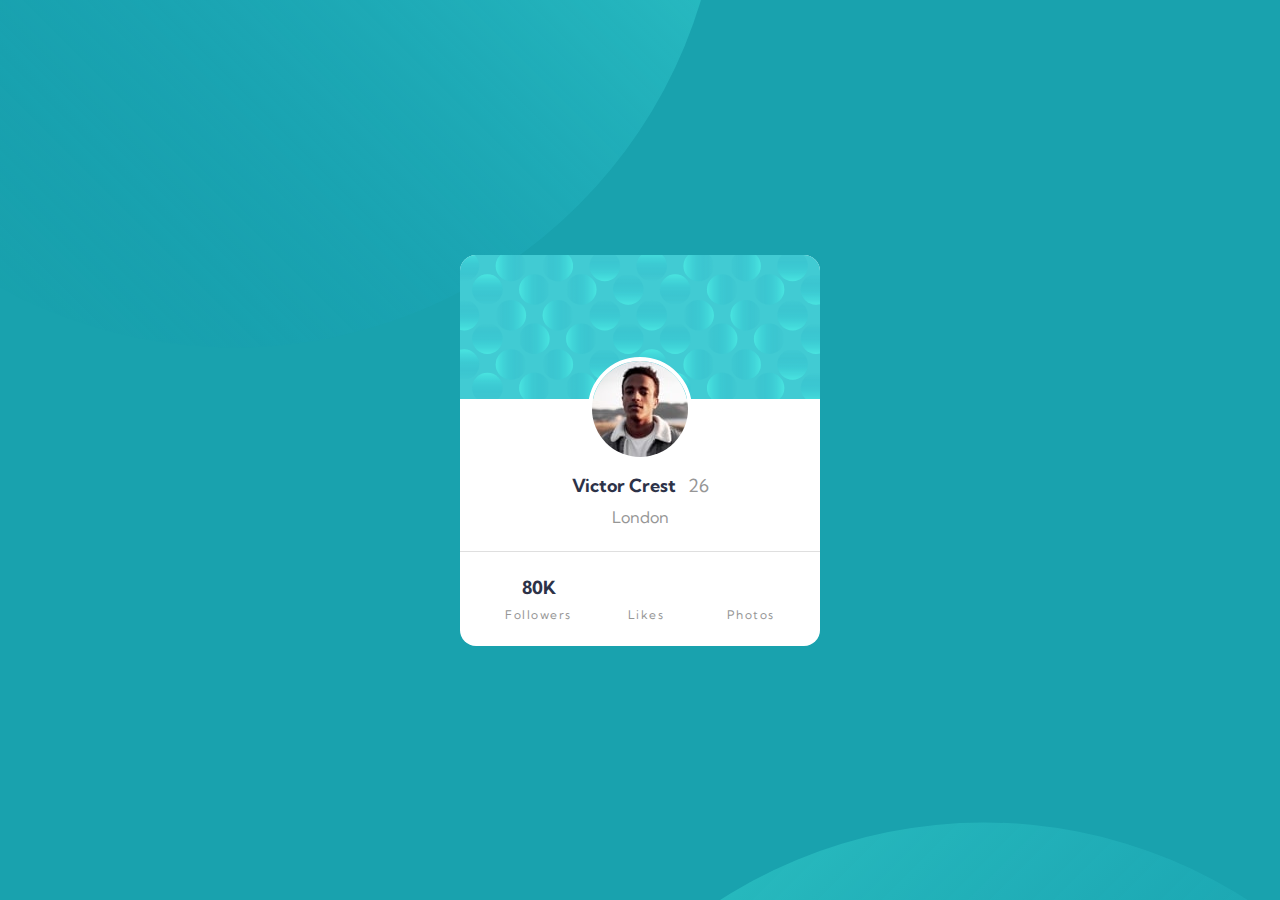
<file: profile-card-component/index.html>
<!DOCTYPE html>
<html lang="en">
  <head>
    <meta charset="UTF-8" />
    <meta name="viewport" content="width=device-width, initial-scale=1.0" />
    <link
      rel="icon"
      type="image/png"
      sizes="32x32"
      href="./images/favicon-32x32.png"
    />

    <!-- Styles -->
    <link rel="stylesheet" href="style.css" />

    <!-- Fonts -->
    <link rel="preconnect" href="https://fonts.googleapis.com" />
    <link rel="preconnect" href="https://fonts.gstatic.com" crossorigin />
    <link
      href="https://fonts.googleapis.com/css2?family=Kumbh+Sans:wght@400;700&display=swap"
      rel="stylesheet"
    />

    <!-- JS -->
    <script defer src="script.js"></script>

    <title>Frontend Mentor | Profile card component</title>
  </head>
  <body>
    <!-- Background-top -->
    <svg
      class="bg-top"
      width="978"
      height="978"
      xmlns="http://www.w3.org/2000/svg"
    >
      <defs>
        <linearGradient x1="50%" y1=".779%" x2="50%" y2="100%" id="a">
          <stop stop-color="#0989B4" stop-opacity="0" offset="0%" />
          <stop stop-color="#53FFEE" offset="99.94%" />
        </linearGradient>
      </defs>
      <ellipse
        fill="url(#a)"
        transform="rotate(-135 489 489)"
        cx="489"
        cy="489"
        rx="489"
        ry="488"
        fill-rule="evenodd"
        opacity=".5"
      />
    </svg>

    <main>
      <section class="profile-card">
        <div class="user-header">
          <img class="bg-card" src="images/bg-pattern-card.svg" alt="" />
          <img
            class="img-victor"
            src="images/image-victor.jpg"
            alt="Victor Crest"
          />
        </div>
        <div class="user-personal">
          <div class="personal-info">
            <h1 class="name">Victor Crest</h1>
            <p class="points">26</p>
          </div>
          <p class="location">London</p>
        </div>

        <div class="details">
          <div class="box box--followers">
            <p class="stats stats--followers hide">80K</p>
            <p class="label label--followers">Followers</p>
          </div>
          <div class="box box--likes">
            <p class="stats stats--likes hide">803K</p>
            <p class="label label--likes">Likes</p>
          </div>
          <div class="box box--photos">
            <p class="stats stats--photos hide">1.4K</p>
            <p class="label label--photos">Photos</p>
          </div>
        </div>
      </section>
    </main>

    <!-- Background-bottom -->
    <svg
      class="bg-bottom"
      width="978"
      height="978"
      xmlns="http://www.w3.org/2000/svg"
    >
      <defs>
        <linearGradient x1="50%" y1=".779%" x2="50%" y2="100%" id="b">
          <stop stop-color="#0989B4" stop-opacity="0" offset="0%" />
          <stop stop-color="#53FFEE" offset="99.94%" />
        </linearGradient>
      </defs>
      <ellipse
        fill="url(#a)"
        transform="scale(1 -1) rotate(45 1669.55 0)"
        cx="489"
        cy="489"
        rx="489"
        ry="488"
        fill-rule="evenodd"
        opacity=".25"
      />
    </svg>
  </body>
</html>
</file>
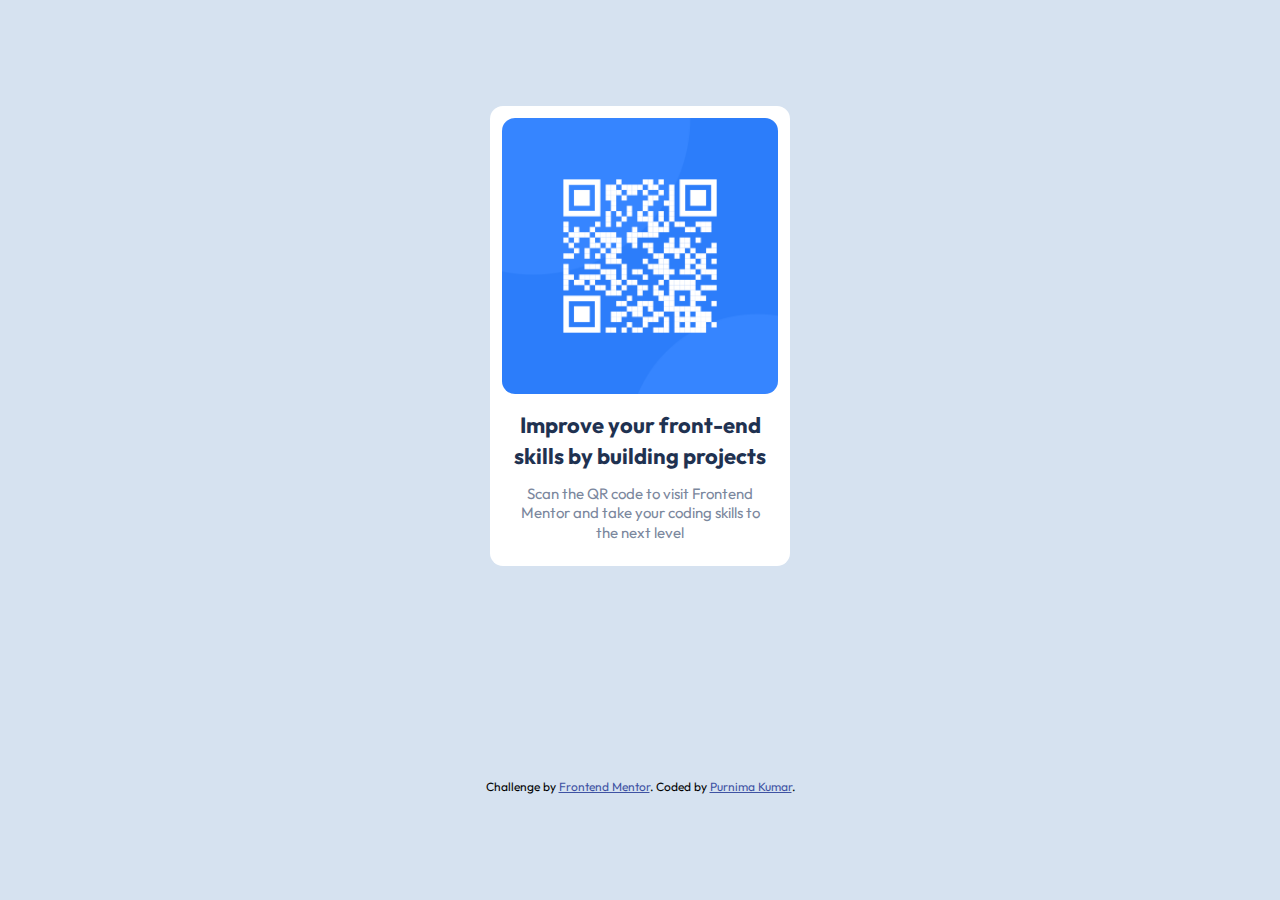
<file: qr-code-component/index.html>
<!DOCTYPE html>
<html lang="en">
  <head>
    <meta charset="UTF-8" />
    <meta name="viewport" content="width=device-width, initial-scale=1.0" />
    <!-- displays site properly based on user's device -->

    <link
      rel="icon"
      type="image/png"
      sizes="32x32"
      href="./images/favicon-32x32.png"
    />

    <title>Frontend Mentor | QR code component</title>

    <!-- Fonts -->
    <link rel="preconnect" href="https://fonts.googleapis.com" />
    <link rel="preconnect" href="https://fonts.gstatic.com" crossorigin />
    <link
      href="https://fonts.googleapis.com/css2?family=Outfit:wght@400;700&display=swap"
      rel="stylesheet"
    />

    <style>
      * {
        box-sizing: border-box;
        margin: 0;
        padding: 0;
      }
      body {
        font-family: "Outfit", sans-serif;
        font-size: 15px;

        display: grid;
        place-items: center;
        height: 100vh;
        position: relative;
        background-color: hsl(212, 45%, 89%);
      }

      main {
        padding: 0 24px;
      }

      .container {
        width: 300px;
        padding: 12px;
        background-color: hsl(0, 0%, 100%);
        border-radius: 13px;
        text-align: center;
      }

      img {
        width: 100%;
        border-radius: 13px;
        margin-bottom: 12px;
      }

      .title {
        font-size: 22px;
        font-weight: 700;
        line-height: 1.4;
        color: hsl(218, 44%, 22%);
        margin-bottom: 12px;
        padding: 0 5px;
      }

      .text {
        font-size: 15px;
        font-weight: 400;
        line-height: 1.3;
        color: hsl(220, 15%, 55%);
        padding: 0 8px;
        margin-bottom: 12px;
      }

      .attribution {
        font-size: 12px;
        text-align: center;
      }

      .attribution a {
        color: hsl(228, 45%, 44%);
      }
    </style>
  </head>
  <body>
    <main>
      <div class="container">
        <img
          src="images/image-qr-code.png"
          alt="QR Code to frontendmentor.io"
        />
        <h1 class="title">
          Improve your front-end skills by building projects
        </h1>
        <p class="text">
          Scan the QR code to visit Frontend Mentor and take your coding skills
          to the next level
        </p>
      </div>
    </main>
    <footer>
      <div class="attribution">
        Challenge by
        <a href="https://www.frontendmentor.io?ref=challenge" target="_blank"
          >Frontend Mentor</a
        >. Coded by
        <a href="https://github.com/purnimakumarr">Purnima Kumar</a>.
      </div>
    </footer>
  </body>
</html>
</file>
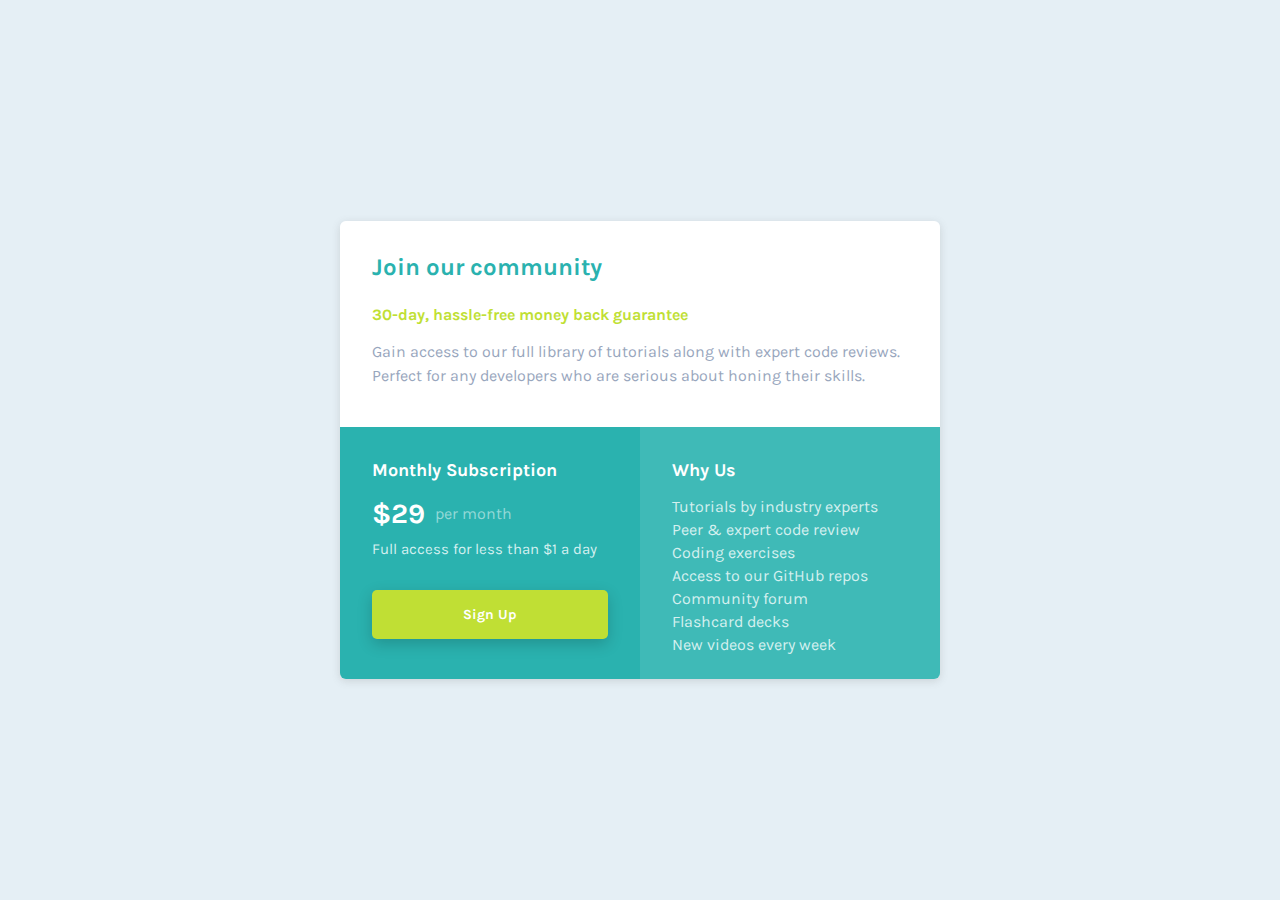
<file: single-price-grid-component/index.html>
<!DOCTYPE html>
<html lang="en">
  <head>
    <meta charset="UTF-8" />
    <meta name="viewport" content="width=device-width, initial-scale=1.0" />
    <!-- displays site properly based on user's device -->

    <link
      rel="icon"
      type="image/png"
      sizes="32x32"
      href="./images/favicon-32x32.png"
    />
    <link rel="stylesheet" href="style.css" />
    <!-- KARLA FONT -->
    <link rel="preconnect" href="https://fonts.googleapis.com" />
    <link rel="preconnect" href="https://fonts.gstatic.com" crossorigin />
    <link
      href="https://fonts.googleapis.com/css2?family=Karla:wght@400;700&display=swap"
      rel="stylesheet"
    />

    <title>Frontend Mentor | Single Price Grid Component</title>
  </head>
  <body>
    <main class="price-component">
      <div class="about-us">
        <h1>Join our community</h1>
        <p class="highlight">30-day, hassle-free money back guarantee</p>
        <p class="text">
          Gain access to our full library of tutorials along with expert code
          reviews. Perfect for any developers who are serious about honing their
          skills.
        </p>
      </div>
      <div class="subscription-details">
        <h2>Monthly Subscription</h2>
        <p class="price-box">
          <span class="price">&dollar;29</span>
          <span class="price-text">per month</span>
        </p>
        <p class="text">Full access for less than &dollar;1 a day</p>
        <a class="btn-sign-up" href="#">Sign Up</a>
      </div>
      <div class="why-us">
        <h3>Why Us</h3>
        <ul class="why-us-list">
          <li class="list-item">Tutorials by industry experts</li>
          <li class="list-item">Peer &amp; expert code review</li>
          <li class="list-item">Coding exercises</li>
          <li class="list-item">Access to our GitHub repos</li>
          <li class="list-item">Community forum</li>
          <li class="list-item">Flashcard decks</li>
          <li class="list-item">New videos every week</li>
        </ul>
      </div>
    </main>
  </body>
</html>
</file>
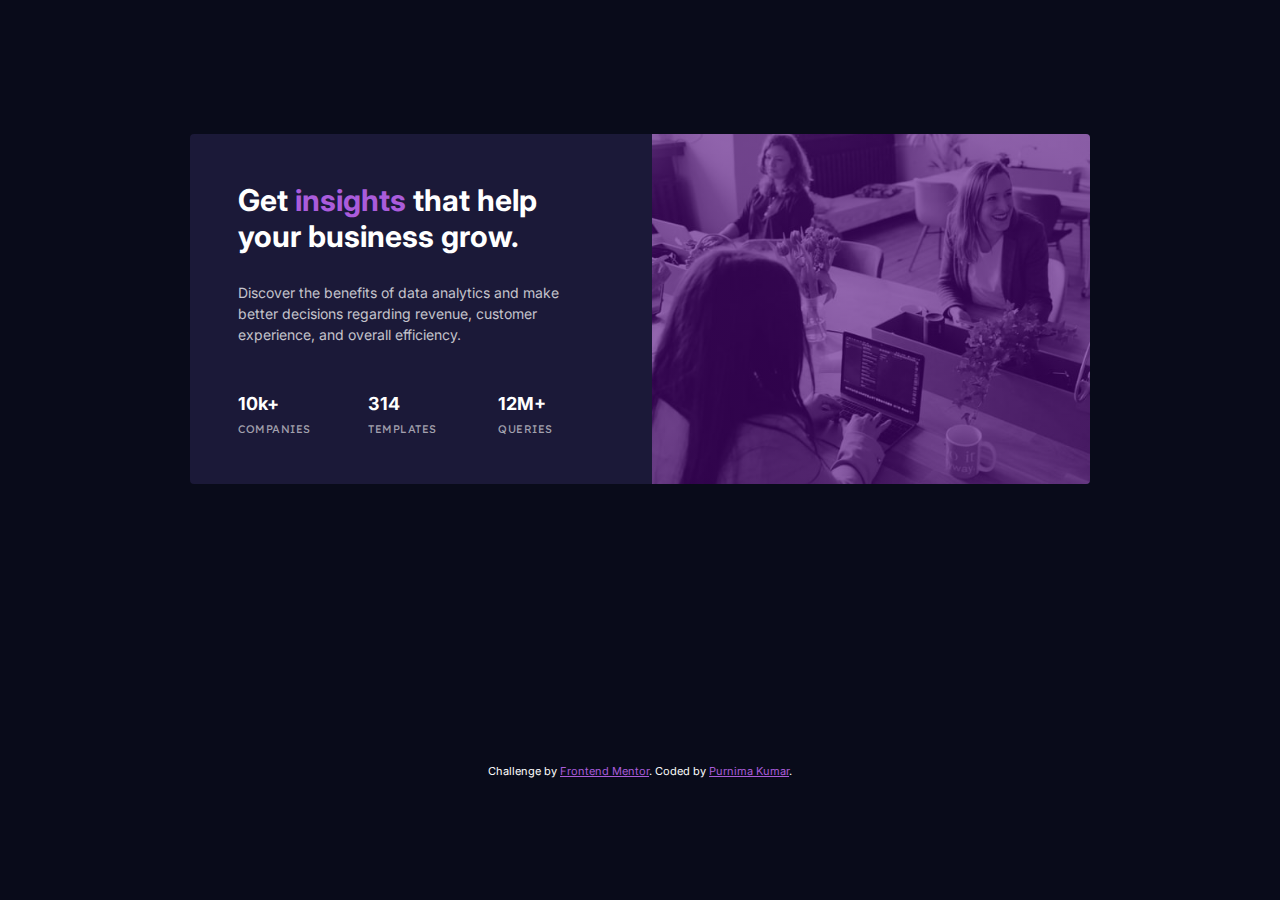
<file: stats-preview-card-component/index.html>
<!DOCTYPE html>
<html lang="en">
  <head>
    <meta charset="UTF-8" />
    <meta name="viewport" content="width=device-width, initial-scale=1.0" />

    <link
      rel="icon"
      type="image/png"
      sizes="32x32"
      href="./images/favicon-32x32.png"
    />

    <!-- Styles -->
    <link rel="stylesheet" href="style.css" />

    <!-- Fonts -->
    <link rel="preconnect" href="https://fonts.googleapis.com" />
    <link rel="preconnect" href="https://fonts.gstatic.com" crossorigin />
    <link
      href="https://fonts.googleapis.com/css2?family=Inter:wght@400;700&family=Lexend+Deca&display=swap"
      rel="stylesheet"
    />

    <title>Frontend Mentor | Stats preview card component</title>
  </head>
  <body>
    <main>
      <div class="stats-card grid grid--2-cols">
        <div class="text-wrapper">
          <h1 class="title">
            Get <span class="highlight">insights</span> that help your business
            grow.
          </h1>
          <p class="text">
            Discover the benefits of data analytics and make better decisions
            regarding revenue, customer experience, and overall efficiency.
          </p>
          <div class="stats-box grid grid--3-cols">
            <div class="stats">
              <p class="stats-number">10k+</p>
              <p class="stats-text">companies</p>
            </div>
            <div class="stats">
              <p class="stats-number">314</p>
              <p class="stats-text">templates</p>
            </div>
            <div class="stats">
              <p class="stats-number">12M+</p>
              <p class="stats-text">queries</p>
            </div>
          </div>
        </div>
        <div class="card-img-box" role="img" aria-label="Alt text"></div>
      </div>
    </main>

    <footer>
      <div class="attribution">
        Challenge by
        <a href="https://www.frontendmentor.io?ref=challenge" target="_blank"
          >Frontend Mentor</a
        >. Coded by
        <a href="https://github.com/purnimakumarr">Purnima Kumar</a>.
      </div>
    </footer>
  </body>
</html>
</file>
<file: style.css>
* {
  margin: 0;
  padding: 0;
  box-sizing: border-box;
}

html {
  font-size: 62.5%;
}

:root {
  --bg-color: #fef0ef;
}

body {
  font-family: "Montserrat", sans-serif;
  background-color: var(--bg-color);
}

main {
  max-width: 130rem;
  margin: 0 auto;
  padding: 0 3.2rem;
}

.heading {
  font-size: 4.8rem;
  padding: 3.2rem 0;
  font-weight: 600;
}

.text {
  font-size: 1.8rem;
  font-weight: 500;
  margin-bottom: 3.2rem;
}

.projects {
  padding: 3.2rem 0;
  display: grid;
  place-items: center;
  min-height: 55vh;
}

.coming-soon-text {
  font-size: 3.2rem;
  text-align: center;
  text-transform: uppercase;
  font-weight: 500;
}
</file>
<file: 3-column-preview-card-component/style.css>
:root {
  --bright-orange: hsl(31, 77%, 52%);
  --dark-cyan: hsl(184, 100%, 22%);
  --very-dark-cyan: hsl(179, 100%, 13%);
  --white: hsla(0, 0%, 100%, 0.75); /* paragraphs */
  --very-light-gray: hsl(0, 0%, 95%); /* (background, heading, button) */
}

html {
  font-size: 93.75%;
}

body {
  display: grid;
  place-items: center;
  min-height: 100vh;
}

/* Main Section */

.card-container {
  max-width: 58rem;
  padding: 1.2rem;
}

.row {
  margin: 0;
}

.sedan {
  border-radius: 6px 0 0 6px;
  background-color: var(--bright-orange);
}

.suv {
  background-color: var(--dark-cyan);
}

.luxury {
  border-radius: 0 6px 6px 0;
  background-color: var(--very-dark-cyan);
}

.col-md-4 h1,
.col-md-4 h2 {
  color: var(--very-light-gray);
  text-transform: uppercase;
  font-family: "Big Shoulders Display", sans-serif;
  font-weight: 700;
}

.col-md-4 p {
  color: var(--white);
  font-family: "Lexend Deca", sans-serif;
  font-weight: 400;
  font-size: 0.9rem;
  line-height: 1.8;
  margin-bottom: 4rem;
}

.col-md-4 a:link,
.col-md-4 a:visited {
  background-color: var(--very-light-gray);
  font-family: "Lexend Deca";
  font-weight: 400;
  font-size: 1rem;
  border: 2px solid var(--white);
  transition: all 0.3s;
}

.sedan a:link,
.sedan a:visited {
  color: var(--bright-orange);
}

.suv a:link,
.suv a:visited {
  color: var(--dark-cyan);
}

.luxury a:link,
.luxury a:visited {
  color: var(--very-dark-cyan);
}

.col-md-4 a:hover,
.col-md-4 a:active {
  background-color: transparent;
  color: var(--white);
}

/* Footer */

.attribution {
  font-size: 1.1rem;
  text-align: center;
}

.attribution a {
  color: hsl(228, 45%, 44%);
}

@media (max-width: 50em) {
  .sedan {
    border-radius: 6px 6px 0 0;
  }

  .luxury {
    border-radius: 0 0 6px 6px;
  }

  .col-md-4 a:link,
  .col-md-4 a:visited {
    font-size: 0.9rem;
  }

  .attribution {
    font-size: 0.9rem;
  }
}
</file>
<file: base-apparel-coming-soon-page/style.css>
* {
  margin: 0;
  padding: 0;
  box-sizing: border-box;
}

html {
  font-size: 62.5%;
}

:root {
  /* Primary */
  --desaturated-red: hsl(0, 36%, 70%);
  --soft-red: hsl(0, 93%, 68%);

  /* Neutral */
  --dark-grayish-red: hsl(0, 6%, 24%);

  /* Gradients */
  --gradient-1: linear-gradient(135deg, hsl(0, 0%, 100%), hsl(0, 100%, 98%));
  --gradient-2: linear-gradient(135deg, hsl(0, 80%, 86%), hsl(0, 74%, 74%));
}

body {
  font-family: "Josefin Sans", sans-serif;

  font-size: 1.6rem;
}

*:focus {
  box-shadow: 0 0 0 4px #000 !important;
  outline: none !important;
}

.email-form input:focus {
  box-shadow: none !important;
  border: 2px solid rgba(249, 98, 98, 0.4) !important;
}

/*****************/
/* MAIN SECTION */
/*****************/

.hero {
  display: grid;
  grid-template-columns: 60% 40%;

  /* width: 100vw; */
  height: 100vh;
}

.hero-img {
  background-image: url(images/hero-desktop.jpg);
  width: 100%;
  background-repeat: no-repeat;
  background-size: cover;
}

.text-wrapper {
  background-image: var(--gradient-1), url(images/bg-pattern-desktop.svg);
  background-size: cover;
  background-repeat: no-repeat;
  padding: 4.8rem 28rem 0 14rem;
}

.logo-wrapper {
  margin-bottom: 8.6rem;
}

.heading {
  font-size: 6.4rem;
  text-transform: uppercase;
  color: var(--desaturated-red);
  font-weight: 300;
  letter-spacing: 1.5rem;

  margin-bottom: 1.8rem;
}

.heading .text-highlight {
  color: var(--dark-grayish-red);
  font-weight: 600;
  display: block;
}

.text {
  color: var(--desaturated-red);
  font-size: 1.6rem;
  line-height: 1.8;
  font-weight: 400;
  margin-bottom: 3.2rem;
}

.email-form {
  position: relative;
}

.email-form input {
  border: 2px solid #ddd;
  padding: 1.4rem 2rem;
  border-radius: 2.2rem;
  background-color: transparent;
  font-size: 1.4rem;
  color: var(--dark-grayish-red);
  width: 100%;
  font-family: "Josefin Sans", sans-serif;
}

.email-form input::placeholder {
  font-family: inherit;
  color: inherit;
  opacity: 0.4;
  font-size: inherit;
}

.submit-btn {
  padding: 1.4rem 3.6rem;
  border-radius: 2.4rem;
  border: none;
  cursor: pointer;
  background: var(--gradient-2);
  color: hsl(0, 0%, 100%);
  transition: all 0.3s;

  display: flex;
  justify-content: center;
  align-items: center;

  position: absolute;
  top: 0;
  right: -1%;
  box-shadow: rgba(17, 12, 46, 0.15) 0px 48px 100px 0px;
}

.submit-btn:hover {
  background: linear-gradient(135deg, hsla(0, 80%, 90%), hsla(0, 85%, 90%));
}

.icon-arrow {
  width: 1.4rem;
  height: 1.8rem;
}

.icon-error,
.invalid-msg {
  opacity: 0;
  visibility: hidden;
  pointer-events: none;
  transition: all 0.3s;
}

.icon-error {
  position: absolute;
  right: 95px;
  top: 16%;
}

.invalid-msg {
  margin: 1rem 0 0 1rem;
  color: var(--soft-red);
  font-size: 1.4rem;
}

/* Invalid state */

.invalid #email-field {
  border: 2px solid var(--soft-red) !important;
  box-shadow: none !important;
}

.invalid .icon-error,
.invalid .invalid-msg {
  opacity: 1;
  visibility: visible;
  pointer-events: all;
}

/*****************/
/* MEDIA QUERIES */
/*****************/

/* 1200px or below */
@media (max-width: 75em) {
  .text-wrapper {
    padding: 4.8rem 10rem 0 10rem;
  }
}

/* 912px or below */
@media (max-width: 57em) {
  html {
    font-size: 56.25%;
  }

  .text-wrapper {
    padding: 4.8rem 6rem 0 6rem;
  }
}

/* 768px or below */
@media (max-width: 48em) {
  .hero {
    grid-template-columns: 1fr;
    grid-template-rows: 1fr 2fr;
    margin-top: 10rem;
    height: 90vh;
  }

  .logo-wrapper {
    position: fixed;
    top: 0;
    left: 0;
    right: 0;
    height: 10rem;
    width: 100%;
    background: var(--gradient-1);
    margin: 0;
    padding: 3.2rem 0 3.2rem 3.2rem;
  }

  .hero-img {
    background-image: url(images/hero-mobile.jpg);
    grid-row: 1 / span 1;
  }

  .text-wrapper {
    grid-row: 2 / span 2;
    padding: 6.4rem 8rem 0 8rem;
  }

  .heading,
  .text {
    text-align: center;
  }

  .heading {
    font-size: 4.8rem;
  }
}

/* 368px or below */
@media (max-width: 26em) {
  html {
    font-size: 50%;
  }

  .text-wrapper {
    padding: 6.4rem 3.2rem 0 3.2rem;
  }
}
</file>
<file: faq-accordion-card/style.css>
* {
  padding: 0;
  margin: 0;
  box-sizing: border-box;
}

:root {
  /************ PRIMARY ***************/

  /* Text */
  --very-dark-desaturated-blue: hsl(238, 29%, 16%);
  --soft-red: hsl(14, 88%, 65%);

  /* Gradient */
  /* Background gradient */
  --soft-violet: hsl(273, 75%, 66%);
  --soft-blue: hsl(240, 73%, 65%);

  /************* NEUTRAL *************/

  /* Text */
  --very-dark-grayish-blue: hsl(237, 12%, 33%);
  --dark-grayish-blue: hsl(240, 6%, 50%);

  /* Dividers */
  --light-grayish-blue: hsl(240, 5%, 91%);
}

html {
  font-size: 62.5%;
}

body {
  font-size: 1.2rem;
  font-weight: 400;
  font-family: "Kumbh Sans", sans-serif;
  background-image: linear-gradient(
    to bottom,
    var(--soft-violet),
    var(--soft-blue)
  );
  background-repeat: no-repeat;
  background-size: cover;

  display: grid;
  place-items: center;
  width: 100%;
  height: 100%;
  min-height: 100vh;
}

/***********************/
/* Utility Classes */
/***********************/

.grid {
  display: grid;
}

.grid--2-cols {
  grid-template-columns: 1fr 1fr;
}

.grid-1-cols {
  grid-template-columns: 1fr;
}

/***********************/
/* Main Section */
/***********************/

main {
  padding: 2.4rem 6rem;
}

.container {
  max-width: 110rem;

  background-color: #fff;
  border-radius: 1.9rem;
  position: relative;
}

.img-box {
  position: relative;
  overflow: hidden;
}

.illustration-box {
  width: 19.1rem;
  height: 18.4rem;
  background-image: url(images/illustration-box-desktop.svg);
  background-repeat: no-repeat;
  position: absolute;
  z-index: 1;
  top: 23rem;
  left: -9.5rem;
}

.bg-pattern {
  background-image: url(images/bg-pattern-desktop.svg);
  background-repeat: no-repeat;
  background-size: cover;

  position: absolute;
  width: 96.6rem;
  height: 94.5rem;
  top: -27rem;
  left: -58rem;
}

.illustration-woman {
  background-image: url(images/illustration-woman-online-desktop.svg);
  background-repeat: no-repeat;
  background-size: cover;

  position: absolute;
  width: 47.2rem;
  height: 35.9rem;
  top: 10rem;
  left: -7rem;
}

.faq-text-box {
  padding: 6.8rem 9.6rem 9.6rem 0;
}

.title {
  font-weight: 700;
  font-size: 3.2rem;
  color: var(--very-dark-desaturated-blue);
  text-transform: uppercase;
  margin-bottom: 2.4rem;
}

.faq-list {
  display: flex;
  flex-direction: column;
  gap: 1.2rem;
  list-style: none;
}

.faq-list-item {
  padding: 1.2rem 1.2rem 1.2rem 0;
  border-bottom: 1px solid var(--light-grayish-blue);
}

.question-btn {
  display: flex;
  align-items: center;
  gap: 6.8rem;

  width: 100%;
  border: none;
  cursor: pointer;
  background-color: inherit;
  font-family: inherit;
  color: var(--very-dark-grayish-blue);
  margin-bottom: 1rem;

  transition: all 0.3s;
}

.question {
  font-size: 1.6rem;
  color: var(--very-dark-grayish-blue);

  transition: all 0.3s;
}

.question-btn:hover > .question {
  color: var(--soft-red);
}

.icon-arrow-down {
  margin-left: auto;
  width: 1.5rem;
  transition: all 0.3s;
}

.faq-list-item .answer {
  opacity: 0;
  visibility: hidden;
  pointer-events: none;
  height: 0;
  transform: translateY(-20%);

  font-size: 1.4rem;
  font-weight: 400;
  color: var(--dark-grayish-blue);
  line-height: 1.5;
  transition: all 0.3s;
}

/* Active State */
.question-btn.show .question {
  font-weight: 700;
  color: var(--very-dark-desaturated-blue);
}

.question-btn.show .icon-arrow-down {
  transform: rotate(180deg);
}

.question-btn.show + .answer {
  visibility: visible;
  opacity: 1;
  pointer-events: all;
  height: 100%;
  margin-bottom: 0.8rem;

  transform: translateY(0);
}

/***********************/
/* Media Queries */
/***********************/

@media (max-width: 62em) {
  html {
    font-size: 56.25%;
  }

  main {
    padding: 20rem 2.4rem 4.8rem 2.4rem;
  }

  .grid--2-cols {
    grid-template-columns: 1fr;
    grid-template-rows: 1fr 4fr;
    row-gap: 2.4rem;
  }

  .illustration-box {
    display: none;
  }

  .img-box {
    overflow: visible;
  }

  .bg-pattern {
    background-image: url(images/bg-pattern-mobile.svg);
    width: 26.6rem;
    height: 11.5rem;
    top: 0;
    left: 50%;
    transform: translate(-50%);
  }

  .illustration-woman {
    background-image: url(images/illustration-woman-online-mobile.svg);
    width: 29rem;
    height: 22rem;
    top: -14rem;
    left: 50%;
    transform: translate(-50%);
  }

  .faq-text-box {
    padding: 0 2.4rem 4.8rem 2.4rem;
  }

  .title {
    text-align: center;
  }
}

/* 480px or below */

@media (max-width: 30em) {
  html {
    font-size: 50%;
  }

  .question-btn {
    gap: 1.2rem;
  }

  .question {
    font-size: 1.4rem;
  }

  .icon-arrow-down {
    width: 1.2rem;
  }
}
</file>
<file: interactive-rating-component/style.css>
:root {
  --primary-color: #fc7614;
  --white: hsl(0, 0%, 100%);
  --light-grey: hsl(217, 12%, 63%);
  --medium-grey: hsl(216, 12%, 54%);
  --dark-blue: #252d37;
  --very-dark-blue: hsl(216, 12%, 8%);
}

* {
  margin: 0;
  padding: 0;
  box-sizing: border-box;
  /* background-color: red; */
}

body {
  /* width: 100vw; */
  height: 100vh;
  display: grid;
  place-items: center;
  background-color: var(--very-dark-blue);

  font-family: "Overpass", sans-serif;
}

.main {
  padding: 0 24px;
  min-width: 280px;
  max-width: 460px;
}

.card {
  background: linear-gradient(180deg, #212932, #1a1f27);
  padding: 24px 28px;
  border-radius: 21px;
  width: 100%;
}

.card-rating-state,
.card-thanks-state {
  display: none;
}

.active {
  display: block;
}

/*********************/
/* Rating State */
/*********************/

.star {
  background-color: #252d37;
  width: 48px;
  height: 48px;

  display: flex;
  justify-content: center;
  align-items: center;
  border-radius: 50%;
  margin-bottom: 32px;
}

.heading {
  font-size: 28px;
  font-weight: 700;
  margin-bottom: 12px;
  color: var(--white);
}

.text {
  color: var(--medium-grey);
  font-weight: 400;
  line-height: 1.5;
  margin-bottom: 28px;
  font-size: 15px;
}

.ratings {
  display: flex;
  justify-content: space-between;
  align-items: center;
  gap: 12px;

  margin-bottom: 32px;
}

.rating {
  display: flex;
  justify-content: center;
  align-items: center;

  background-color: #252d37;
  color: var(--medium-grey);
  width: 0;
  height: 0;
  padding: 8%;
  border-radius: 50%;
  cursor: pointer;
  transition: all 0.3s;
}

.rating:hover {
  background-color: var(--light-grey);
  color: var(--white);
}

.rating.active {
  background-color: var(--primary-color);
  color: var(--white);
}

.submit-btn:link,
.submit-btn:visited {
  text-transform: uppercase;
  letter-spacing: 1.3px;
  font-weight: 14px;
  color: var(--white);
  border-radius: 26px;
  background-color: var(--primary-color);
  padding: 12px 24px;

  max-width: 100%;
  display: block;
  text-align: center;
  text-decoration: none;
  font-weight: 700;
  transition: all 0.3s;
}

.submit-btn:hover,
.submit-btn:active {
  background-color: var(--white);
  color: var(--primary-color);
}

.attribution {
  color: var(--white);
  margin-top: 48px;
  text-align: center;
}

.attribution a:link,
a:visited {
  color: var(--white);

  transition: all 0.3s;
}

.attribution a:hover,
a:active {
  text-decoration: none;
}

/**************************/
/* Thanks state */
/**************************/
.card-thanks-state {
  text-align: center;
}

.illustration {
  margin-bottom: 32px;
}

.stars-selected {
  color: var(--primary-color);
  font-size: 16px;
  font-weight: 400;
  padding: 8px 18px;
  background-color: var(--dark-blue);
  border-radius: 21px;
  display: inline-block;

  margin-bottom: 32px;
}

@media (max-width: 21em) {
  .ratings {
    gap: 8px;
    justify-content: start;
  }
  .rating {
    padding: 18px;
    font-size: 14px;
  }
}
</file>
<file: intro-component-with-sign-up-form/style.css>
* {
  margin: 0;
  padding: 0;
  box-sizing: border-box;
}

html {
  font-size: 62.5%;
}

:root {
  /* Primary */
  --red: hsl(0, 100%, 74%);
  --green: hsl(154, 59%, 51%);

  /* Accent */
  --blue: hsl(248, 32%, 49%);

  /* Neutral */
  --dark-blue: hsl(249, 10%, 26%);
  --grayish-blue: hsl(246, 25%, 77%);

  --shadow: rgba(17, 17, 26, 0.1) 0px 6px 0px;
  --shadow-submit-btn: hsla(154, 59%, 40%, 0.8) 0px 4px 0px;
  --br-small: 6px;
}

body {
  font-family: "Poppins", sans-serif;
  background: var(--red);
  background-image: url(images/bg-intro-desktop.png);
  background-size: cover;
  background-repeat: no-repeat;

  display: grid;
  place-items: center;
  min-height: 100vh;
}

main {
  display: grid;
  grid-template-columns: 1fr 1fr;
  gap: 3.2rem;

  max-width: 120rem;
  margin: 0 auto;
  padding: 0 2.4rem;
}

.intro-text {
  align-self: center;
}

.heading {
  font-size: 4rem;
  font-weight: 700;
  color: #fff;
  line-height: 1.1;
  margin-bottom: 2.4rem;
  padding: 0 6.8rem 0 0;
}

.text {
  color: #fff;
  font-size: 1.6rem;
  line-height: 1.5;
}

.free-text {
  width: 100%;
  padding: 1.2rem;
  color: var(--grayish-blue);
  background-color: var(--blue);
  border-radius: var(--br-small);
  margin-bottom: 1.8rem;

  display: inline-block;
  text-align: center;
  font-size: 1.4rem;
  box-shadow: var(--shadow);
}

.free-text .text-highlight {
  font-weight: 500;
  color: #fff;
}

form {
  padding: 3.2rem;
  background-color: #fff;
  border-radius: var(--br-small);
  box-shadow: var(--shadow);

  display: flex;
  flex-direction: column;
  gap: 2rem;
}

.field-wrapper {
  position: relative;
}

label {
  position: absolute;
  top: 50%;
  left: 6%;
  transform: translateY(-70%);
  font-size: 1.2rem;
  font-weight: 600;
  color: hsla(249, 10%, 26%, 0.8);
  transition: all 0.3s;
}

.field {
  padding: 1.6rem 3rem;
  width: 100%;
  border-radius: 6px;
  border: 1.2px solid #aaa;
  color: var(--dark-blue);
  font-size: 1.4rem;
  font-weight: 500;
  font-family: "Poppins", sans-serif;
  margin-bottom: 0.8rem;
}

.field:focus {
  outline: 1px solid var(--dark-blue);
}

.field:focus + label,
.field.active + label {
  top: 20%;
  left: 2%;
}

#first-name,
#last-name {
  text-transform: capitalize;
}

.submit-btn {
  background-color: var(--green);
  text-transform: uppercase;
  color: #fff;
  font-size: 1.4rem;
  font-weight: 600;
  letter-spacing: 0.8px;
  border-radius: var(--br-small);
  border: none;
  cursor: pointer;
  padding: 1.6rem;
  box-shadow: var(--shadow-submit-btn);
  transition: all 0.3s;

  display: flex;
  align-items: center;
  justify-content: center;
}

.submit-btn:hover {
  background-color: hsla(154, 59%, 65%);
}

.submit-btn:focus {
  outline: none !important;
  box-shadow: rgba(42, 162, 110, 0.5) 0px 0px 0px 4px;
}

.terms-services-text {
  display: block;
  text-align: center;
  font-size: 1.2rem;
  font-weight: 500;
  color: var(--grayish-blue);
}

.terms-services-text .text-highlight {
  color: var(--red);
  font-weight: 600;
}

/******************/
/* ERROR STATE (INITIAL) */
/******************/

.error-icon,
.error-text {
  opacity: 0;
  visibility: hidden;
  pointer-events: none;
  transition: all 0.3s;
}

.error-icon {
  position: absolute;
  top: 22%;
  right: 5%;
}

.error-text {
  color: var(--red);
  font-size: 1.2rem;
  font-weight: 500;
  font-style: italic;
  text-align: right;

  position: absolute;
  top: 60%;
  right: 0;
}

/******************/
/* ERROR STATE (ACTIVE) */
/******************/

.error-text.active,
.error-icon.active {
  opacity: 1;
  pointer-events: all;
  visibility: visible;
}

.error-text.active {
  top: initial;
  bottom: -8%;
}

.field.error {
  border: 2px solid var(--red);
  margin-bottom: 1.8rem;
  outline: none;
}

.field.error + label {
  top: 45%;
}

.field.error:focus + label,
.field.error.active + label {
  top: 20%;
}

.field.error#email {
  color: var(--red);
}

/******************/
/* MEDIA QUERIES */
/******************/

/* 912PX OR LESS */
@media (max-width: 57em) {
  html {
    font-size: 56.25%;
  }

  main {
    grid-template-columns: 1fr;
    row-gap: 4.8rem;
  }

  .intro-text {
    text-align: center;
  }

  .heading {
    padding-right: 0;
    font-size: 3.2rem;
  }
}

/* 464PX OR LESS */
@media (max-width: 29em) {
  html {
    font-size: 50%;
  }

  body {
    background-image: url(images/bg-intro-mobile.png);
  }
}
</file>
<file: nft-preview-card-component/style.css>
* {
  margin: 0;
  padding: 0;
  box-sizing: border-box;
}

:root {
  --soft-blue: hsl(215, 51%, 70%);
  --cyan: rgb(0, 255, 247);
  --main-bg: hsl(217, 54%, 11%);
  --card-bg: hsl(216, 50%, 16%);
  --line: hsl(215, 32%, 27%);
  --white: hsl(0, 0%, 100%);
}

html {
  font-size: 62.5%;
}

body {
  font-size: 1.8rem;
  font-family: "Outfit", sans-serif;

  display: grid;
  place-items: center;
  min-height: 100vh;
  background-color: var(--main-bg);
}

/* Main Section */

main {
  padding: 2.4rem;
  margin: 0 auto;
  /* width: 100%; */
}

.nft-card {
  padding: 1.8rem 2.4rem;
  background-color: var(--card-bg);
  max-width: 38rem;
  min-width: 28rem;
  border-radius: 13px;
  margin-bottom: 1.2rem;
}

.img-wrapper {
  position: relative;
  margin-bottom: 1.2rem;
  border-radius: 13px;
}

.img {
  width: 100%;
  border-radius: 13px;
  transition: all 0.3s;

  display: block;
}

.icon-view {
  opacity: 0;
  visibility: hidden;
  pointer-events: none;

  position: absolute;
  top: 50%;
  left: 50%;
  transform: translate(-50%, -50%);
  transition: all 0.3s;
}

.img-wrapper:hover {
  background: rgb(0, 255, 247, 50%);
}

.img-wrapper:hover .img {
  opacity: 0.3;
}

.img-wrapper:hover .icon-view {
  opacity: 1;
  pointer-events: all;
  visibility: visible;
}

.title {
  margin-bottom: 1.4rem;
}

.title a:link,
.title a:visited {
  text-decoration: none;
  color: var(--white);
  font-size: 2.8rem;
  transition: all 0.3s;
  font-weight: 600;
}

.title a:hover,
.title a:active {
  color: var(--cyan);
}

.card-text {
  color: var(--soft-blue);
  line-height: 1.5;
  margin-bottom: 2rem;
  font-weight: 300;
}

.nft-details {
  display: flex;
  justify-content: space-between;
  align-items: center;
  padding-bottom: 2.8rem;
  margin-bottom: 1.8rem;
  border-bottom: 2px solid var(--line);
}

.wrapper {
  display: flex;
  gap: 0.8rem;
  align-items: center;
  justify-content: center;
}

.wrapper p {
  font-size: 1.4rem;
  font-weight: 400;
}

.rate {
  color: var(--cyan);
}

.time-left {
  color: var(--soft-blue);
}

.creater {
  display: flex;
  gap: 1.4rem;
  align-items: center;
}

.creater img {
  width: 10%;
  border-radius: 50%;
  border: 1.5px solid var(--white);
}

.creater p {
  color: var(--soft-blue);
  font-size: 1.4rem;
  letter-spacing: 0.5px;
}

.creater-link:link,
.creater-link:visited {
  color: var(--white);
  text-decoration: none;
  transition: all 0.3s;
}

.creater-link:hover,
.creater-link:active {
  color: var(--cyan);
}

/* Footer */
.attribution {
  font-size: 1.2rem;
  text-align: center;
  color: var(--white);
}

.attribution a {
  color: hsl(228, 45%, 44%);
}

@media (max-width: 24em) {
  html {
    font-size: 50%;
  }
}
</file>
<file: order-summary-component/style.css>
html {
  font-size: 62.5%;
}

body {
  font-family: "Red Hat Display", sans-serif;
  min-height: 100vh;
  background-color: var(--pale-blue);
}

:root {
  --pale-blue: hsl(225, 100%, 94%);
  --bright-blue: hsl(245, 75%, 52%);
  --very-pale-blue: hsl(225, 100%, 98%);
  --desaturated-blue: hsl(224, 23%, 55%);
  --dark-blue: hsl(223, 47%, 23%);
}

.bg-img {
  position: fixed;
  top: -20%;
  left: 0;
  right: 0;
  z-index: -1;

  background-image: url(images/pattern-background-desktop.svg);
  background-repeat: repeat no-repeat;
  width: 100vw;
  height: 100%;
}

/* Main Section */

main {
  padding: 0 2.4rem;
}

.order-card {
  background-color: var(--very-pale-blue);
  max-width: 36rem;
  border-radius: 1.6rem;
}

.hero-img {
  width: 100%;
  border-radius: 1.6rem 1.6rem 0 0;
}

.card-text-box .text h1 {
  font-size: 2.4rem;
  font-weight: 900;
  color: var(--dark-blue);
}

.card-text-box .text p {
  color: var(--desaturated-blue);
  line-height: 1.5;
  font-weight: 500;
  font-size: 1.6rem;
}

.plan-details {
  background-color: hsla(225, 100%, 94%, 0.47);
}

.details-text-box h2 {
  color: var(--dark-blue);
  font-weight: 900;
}

.details-text-box p {
  color: var(--desaturated-blue);
  font-weight: 500;
}

.plan-details .change-link:link,
.plan-details .change-link:visited {
  color: var(--bright-blue);
  font-weight: 700;
  transition: all 0.3s;
}

.plan-details .change-link:hover,
.plan-details .change-link:active {
  text-decoration: none;
  color: hsla(245, 75%, 52%, 0.7);
}

.proceed-btn:link,
.proceed-btn:visited {
  background-color: var(--bright-blue);
  color: var(--very-pale-blue);
  font-weight: 700;

  transition: all 0.3s;
}

.proceed-btn:hover,
.proceed-btn:active {
  background-color: hsla(245, 75%, 52%, 0.7);
}

.cancel-btn:link,
.cancel-btn:visited {
  font-weight: 900;
  color: var(--desaturated-blue);
  transition: all 0.3s;
  border: none;
}

.cancel-btn:hover,
.cancel-btn:active {
  color: var(--dark-blue);
}

/* Footer */
.attribution {
  font-size: 11px;
  text-align: center;
}

.attribution a {
  color: hsl(228, 45%, 44%);
}

/* Media Queries */

@media (min-width: 90em) and (max-width: 160em) {
  .bg-img {
    top: 0;
  }
}

@media (max-width: 27em) {
  .bg-img {
    top: 0;
    background-image: url(images/pattern-background-mobile.svg);
  }
}

@media (max-width: 22em) {
  html {
    font-size: 50%;
  }
}
</file>
<file: product-preview-card-component/style.css>
* {
  margin: 0;
  padding: 0;
  box-sizing: border-box;
}

:root {
  --darkcyan: #3c8067;
  --cream: hsl(30, 38%, 92%);
  --verydarkblue: hsl(212, 21%, 14%);
  --darkgrayishblue: hsl(228, 12%, 48%);
  --white: hsl(0, 0%, 100%);
}

html {
  font-size: 62.5%;
}

body {
  height: 100vh;
  display: grid;
  place-items: center;

  font-family: "Montserrat", sans-serif;
  background-color: var(--cream);
}

/* Main Section */
main {
  padding: 0 2.4rem;
}

.product-card {
  display: flex;
  gap: 2.8rem;

  max-width: 60rem;
  border-radius: 1.3rem;
  background-color: var(--white);
}

.product-img {
  background-image: url(images/image-product-desktop.jpg);
  background-position: center;
  background-size: cover;
  width: 180%;
  border-radius: 1.3rem 0 0 1.3rem;
}

.product-text {
  padding: 3.8rem 3.8rem 3.8rem 0;
}

.title-desc {
  font-size: 1.2rem;
  letter-spacing: 2.8px;
  text-transform: uppercase;
  font-weight: 500;
  margin-bottom: 1.8rem;
  color: var(--darkgrayishblue);
}

.title {
  font-size: 3rem;
  font-family: "Fraunces", serif;
  line-height: 1.1;
  margin-bottom: 2.4rem;
  font-weight: 700;
  color: var(--verydarkblue);
}

.text {
  color: var(--darkgrayishblue);
  line-height: 1.6;
  font-size: 1.4rem;
  font-weight: 700;
  font-weight: 500;
  margin-bottom: 3rem;
}

.price {
  display: flex;
  gap: 2.8rem;
  align-items: center;
  margin-bottom: 2.2rem;
}

.price .primary {
  font-size: 3rem;
  font-family: "Fraunces", sans-serif;
  color: var(--darkcyan);
}

.price .secondary {
  font-size: 1.2rem;
  font-weight: 500;
  color: var(--darkgrayishblue);
  text-decoration: line-through;
}

.btn {
  border: none;
  background-color: var(--darkcyan);
  width: 100%;
  color: var(--white);
  cursor: pointer;
  padding: 1.4rem 0;
  font-size: 1.4rem;
  font-weight: 700;
  border-radius: 6px;
  color: var(--white);
  font-family: "Montserrat", sans-serif;

  display: flex;
  gap: 0.8rem;
  align-items: center;
  justify-content: center;

  transition: all 0.3s;

  position: relative;
}

.btn:hover {
  background-color: #1e4034;
}

.shopping-cart-icon,
.btn .text-add {
  transition: all 0.7s;
}

.state-added .text-add,
.state-added .shopping-cart-icon {
  transform: translateY(-200%);
  opacity: 0;
  pointer-events: none;
  visibility: hidden;
}

.text-added {
  opacity: 0;
  visibility: hidden;
  pointer-events: none;

  position: absolute;
  bottom: -200%;
  transition: all 0.8s;
}

.state-added .text-added {
  bottom: 30%;
  opacity: 1;
  visibility: visible;
  pointer-events: all;
}

/* Footer */
.attribution {
  font-size: 11px;
  text-align: center;
}

.attribution a {
  color: var(--darkcyan);
}

/* Media Queries */

/* 496 px or below */
@media (max-width: 31em) {
  .product-card {
    flex-direction: column;
  }

  .product-img {
    background-image: url(images/image-product-mobile.jpg);
    background-position: center;
    width: 100%;
    height: 25rem;
    border-radius: 1.3rem 1.3rem 0 0;
  }

  .product-text {
    padding: 2rem;
  }
}
</file>
<file: profile-card-component/style.css>
* {
  margin: 0;
  padding: 0;
  box-sizing: border-box;
}

:root {
  --dark-cyan: hsl(185, 75%, 39%);
  --very-dark-blue: hsl(229, 23%, 23%);
  --dark-grayish-blue: hsl(227, 10%, 46%);
  --dark-gray: hsl(0, 0%, 59%);
}

html {
  font-size: 62.5%;
}

body {
  font-family: "Kumbh Sans", sans-serif;
  background-color: var(--dark-cyan);

  position: relative;
  overflow: hidden;
  font-weight: 400;
}

main {
  display: grid;
  place-items: center;
  min-height: 100vh;

  padding: 0 1.8rem;
}

.bg-top {
  position: fixed;
  top: -70%;
  left: -20%;
  z-index: -1;
}

.bg-bottom {
  position: fixed;
  bottom: -100%;
  right: -15%;
  z-index: -1;
}

.hide {
  opacity: 0;
  visibility: hidden;
  pointer-events: none;

  transition: all 0.5s;
}

.show {
  opacity: 1;
  visibility: visible;
  pointer-events: all;
}

/* Main Section */
.profile-card {
  max-width: 36rem;
  width: 36rem;
  border-radius: 16px;
  background-color: #fff;
}

.user-header {
  margin-bottom: 7.2rem;
  position: relative;
}

.bg-card {
  width: 100%;
  border-radius: 16px 16px 0 0;
}

.img-victor {
  border-radius: 50%;
  border: 4px solid #fff;
  position: absolute;
  top: 70%;
  left: 50%;
  display: block;
  transform: translate(-50%);
}

.user-personal {
  display: flex;
  align-items: center;
  flex-direction: column;
  gap: 1rem;
  padding-bottom: 2.4rem;
  border-bottom: 1px solid hsla(0, 0%, 59%, 0.3);
}

.personal-info {
  display: flex;
  gap: 1.2rem;
  align-items: center;
}

.personal-info .name {
  font-size: 1.8rem;
  color: var(--very-dark-blue);
  font-weight: 700;
}

.personal-info .points {
  font-size: 1.8rem;
  color: var(--dark-gray);
}

.user-personal .location {
  font-size: 1.6rem;
  color: var(--dark-gray);
}

.details {
  padding: 2.4rem 4.2rem;

  display: flex;
  gap: 5.6rem;
  justify-content: center;
}

.stats {
  font-size: 1.8rem;
  font-weight: 700;
  color: var(--very-dark-blue);
  margin-bottom: 0.8rem;
  text-align: center;
}

.label {
  color: var(--dark-gray);
  font-size: 1.2rem;
  letter-spacing: 1.5px;
}

/* Media Queries */

/* 425px or less */

@media (max-width: 27em) {
  .bg-top {
    top: -70%;
    left: -180%;
  }

  .bg-bottom {
    bottom: -70%;
    right: -180%;
  }

  .profile-card {
    width: 27rem;
  }

  .details {
    gap: 3.2rem;
  }
}
</file>
<file: single-price-grid-component/style.css>
* {
  box-sizing: border-box;
  padding: 0;
  margin: 0;
}

:root {
  --cyan: hsl(179, 62%, 43%);
  --bright-yellow: #c0df34;
  --light-gray: hsl(204, 43%, 93%);
  --grayish-blue: hsl(218, 22%, 67%);
  --font-size-sm: 1.6rem;
}

html {
  font-size: 62.5%;
}

body {
  min-height: 100vh;
  display: grid;
  place-items: center;
  background-color: var(--light-gray);

  font-family: "Karla", sans-serif;
  font-size: var(--font-size-sm);
  padding: 3.2rem;
}

.price-component {
  display: grid;
  grid-template-columns: 1fr 1fr;
  grid-template-rows: 45% 55%;
  max-width: 60rem;
  box-shadow: rgba(99, 99, 99, 0.2) 0px 2px 8px 0px;
  border-radius: 6px;
}

.about-us {
  grid-column: 1 / -1;
  background-color: #fff;
  padding: 3.2rem;
  border-radius: 6px 6px 0 0;
}

h1 {
  color: var(--cyan);
  font-size: 2.4rem;
  margin-bottom: 2.4rem;
}

.highlight {
  color: var(--bright-yellow);
  margin-bottom: 1.6rem;
  font-weight: 700;
}

.about-us .text {
  color: var(--grayish-blue);
  line-height: 1.5;
}

.subscription-details {
  background-color: var(--cyan);
  padding: 3.2rem;
  color: #fff;
  border-radius: 0 0 0 6px;
}

h2 {
  font-size: 1.8rem;
  margin-bottom: 1.6rem;
}

.price-box {
  display: flex;
  align-items: center;
  gap: 1rem;
  margin-bottom: 1rem;
}

.price {
  font-size: 2.8rem;
  font-weight: 700;
}

.price-text {
  color: #95d9d7;
}

.subscription-details .text {
  font-size: 1.5rem;
  color: #d4f0ef;
  margin-bottom: 3.2rem;
}

.btn-sign-up:link,
.btn-sign-up:visited {
  font-size: 1.4rem;
  font-weight: 700;
  color: #fff;
  background-color: var(--bright-yellow);
  border-radius: 5px;
  box-shadow: rgba(0, 0, 0, 0.18) 0px 5px 15px;
  transition: all 0.3s;

  display: flex;
  align-items: center;
  justify-content: center;
  text-decoration: none;
  padding: 1.6rem 3.2rem;
}

.btn-sign-up:hover,
.btn-sign-up:active {
  background-color: #cde55d;
}

.why-us {
  background-color: #3fbab7;
  padding: 3.2rem;
  border-radius: 0 0 6px 0;
}

h3 {
  font-size: 1.8rem;
  color: #fff;
  margin-bottom: 1.6rem;
}

.why-us-list .list-item {
  list-style: none;
  color: #d4f0ef;
  font-size: 1.6rem;
}

.why-us-list .list-item:not(:last-child) {
  margin-bottom: 0.4rem;
}

/* 
MEDIA QUERIES
*/

/* 
432px or less
*/
@media (max-width: 27em) {
  html {
    font-size: 56.5%;
  }

  .price-component {
    grid-template-columns: 1fr;
    grid-template-rows: 35% 32.5% 32.5%;
  }

  .about-us {
    grid-column: 1 / span 1;
  }

  .subscription-details {
    border-radius: 0;
  }

  .why-us {
    border-radius: 0 0 6px 6px;
  }
}

/* 
320px or less
*/
@media (max-width: 20em) {
  .price-component {
    grid-template-rows: 40% 30% 30%;
  }
}
</file>
<file: stats-preview-card-component/style.css>
* {
  margin: 0;
  padding: 0;
  box-sizing: border-box;
}

html {
  font-size: 62.5%;
}

:root {
  --main-bg: hsl(233, 47%, 7%);
  --card-bg: hsl(244, 38%, 16%);
  --accent: hsl(277, 64%, 61%);
  --white: hsl(0, 0%, 100%);
  --white-para: hsla(0, 0%, 100%, 0.75);
  --white-stats-head: hsla(0, 0%, 100%, 0.6);
}

body {
  font-size: 1.5rem;

  display: grid;
  place-items: center;
  min-height: 100vh;
  background-color: var(--main-bg);
}

.grid {
  display: grid;
}

.grid--2-cols {
  grid-template-columns: repeat(2, 1fr);
}

.grid--3-cols {
  grid-template-columns: repeat(3, 1fr);
}

/* Main section */

main {
  padding: 1.2rem 2.4rem;
  margin-bottom: 2.4rem;
}

.stats-card {
  max-width: 90rem;
  column-gap: 2.4rem;
  background-color: var(--card-bg);
  border-radius: 4px;
}

.text-wrapper {
  padding: 4.8rem;
}

.card-img-box {
  background-image: linear-gradient(
      to right bottom,
      hsla(277, 95%, 25%, 0.6),
      hsla(277, 95%, 25%, 0.6)
    ),
    url(images/image-header-desktop.jpg);
  background-size: cover;
  background-position: center;
  border-radius: 0 4px 4px 0;
}

.title {
  color: var(--white);
  font-family: "Inter", sans-serif;
  font-weight: 700;
  font-size: 3rem;
  line-height: 1.2;
  margin-bottom: 2.8rem;
}

.highlight {
  color: var(--accent);
}

.text {
  font-family: "Inter", sans-serif;
  color: var(--white-para);
  font-size: 1.4rem;
  line-height: 1.5;
  margin-bottom: 4.8rem;
  font-weight: 400;
}

.stats-box {
  column-gap: 4.8rem;
}

.stats .stats-number {
  color: var(--white);
  font-family: "Inter", sans-serif;
  font-weight: 700;
  margin-bottom: 0.8rem;
  font-size: 1.8rem;
}

.stats .stats-text {
  color: var(--white-stats-head);
  font-family: "Lexend Deca", sans-serif;
  font-size: 1.1rem;
  text-transform: uppercase;
  font-weight: 400;
  letter-spacing: 0.5px;
}

/* Footer */

.attribution {
  font-size: 1.1rem;
  text-align: center;
  font-family: "Inter", sans-serif;
  color: var(--white);
}

.attribution a {
  color: var(--accent);
}

/* Media Queries */

@media (max-width: 52em) {
  html {
    font-size: 56.25%;
  }

  .text-wrapper {
    padding: 3.2rem;
  }
}

@media (max-width: 35em) {
  html {
    font-size: 50%;
  }

  .title {
    font-size: 2.8rem;
  }

  .grid--2-cols,
  .grid--3-cols {
    grid-template-columns: 1fr;
    row-gap: 3.2rem;
  }

  .grid--2-cols {
    grid-template-rows: 2fr 3fr;
  }

  .card-img-box {
    grid-row: 1 / 2;
    border-radius: 6px 6px 0 0;

    background-image: linear-gradient(
        to right bottom,
        hsla(277, 95%, 25%, 0.6),
        hsla(277, 95%, 25%, 0.6)
      ),
      url(images/image-header-mobile.jpg);
  }

  .text-wrapper {
    grid-row: 2 / -1;
    padding: 0 3.2rem 3.2rem 3.2rem;
  }

  .text {
    font-size: 1.5rem;
  }

  .stats-card {
    text-align: center;
  }

  .stats-box {
    place-items: center;
  }

  .stats {
    text-align: center;
  }
}

@media (max-width: 26em) {
  .grid--2-cols {
    grid-template-rows: 3fr 5fr;
  }
}
</file>
